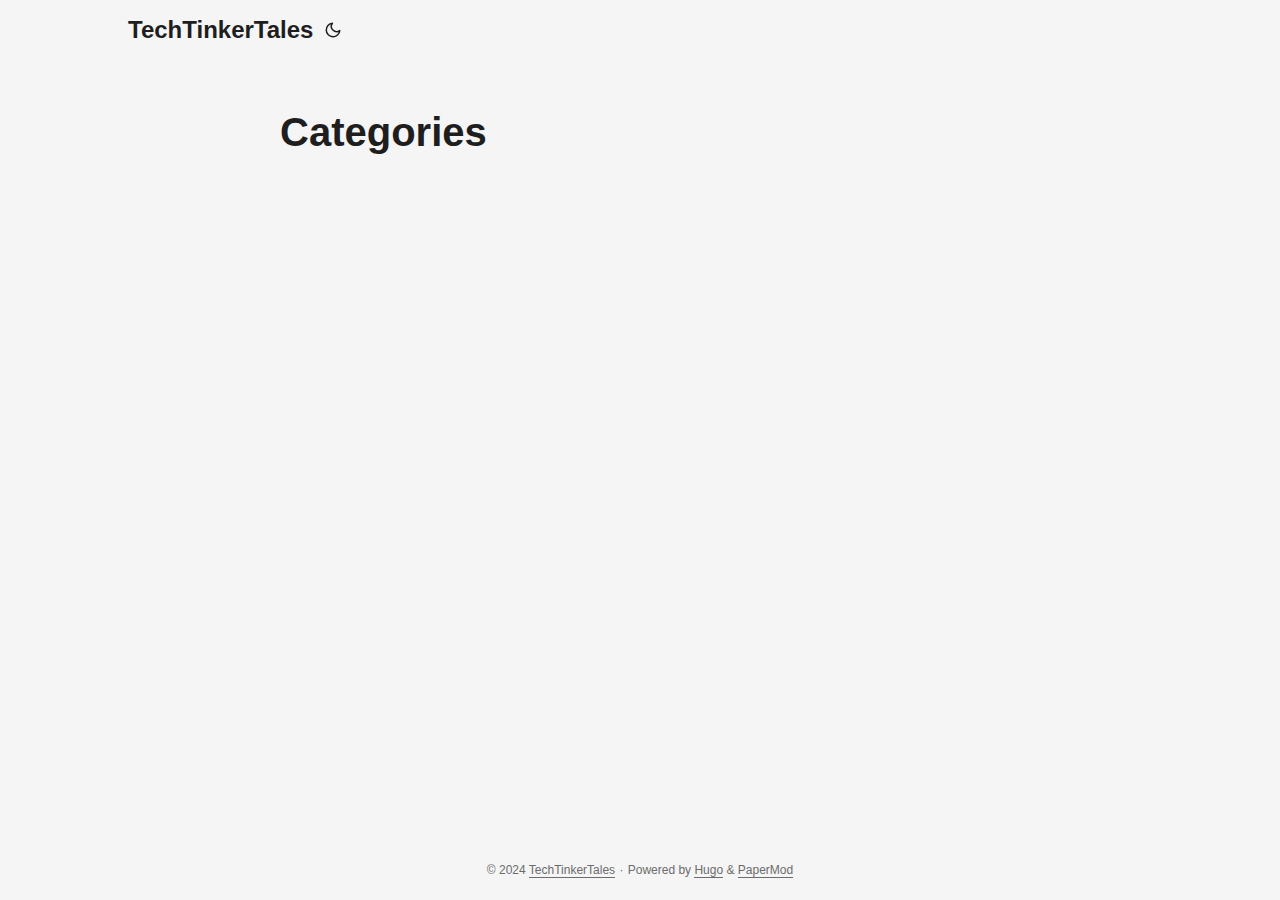
<file: categories/index.html>
<!DOCTYPE html>
<html lang="en" dir="auto">

<head><meta charset="utf-8">
<meta http-equiv="X-UA-Compatible" content="IE=edge">
<meta name="viewport" content="width=device-width, initial-scale=1, shrink-to-fit=no">
<meta name="robots" content="index, follow">
<title>Categories | TechTinkerTales</title>
<meta name="keywords" content="">
<meta name="description" content="My personal journey into tech, robotics, and AI.">
<meta name="author" content="Pranav">
<link rel="canonical" href="https://pranavvkumar21.github.io/categories/">
<link crossorigin="anonymous" href="/assets/css/stylesheet.fc220c15db4aef0318bbf30adc45d33d4d7c88deff3238b23eb255afdc472ca6.css" integrity="sha256-/CIMFdtK7wMYu/MK3EXTPU18iN7/MjiyPrJVr9xHLKY=" rel="preload stylesheet" as="style">
<link rel="icon" href="https://pranavvkumar21.github.io/favicon.ico">
<link rel="icon" type="image/png" sizes="16x16" href="https://pranavvkumar21.github.io/favicon-16x16.png">
<link rel="icon" type="image/png" sizes="32x32" href="https://pranavvkumar21.github.io/favicon-32x32.png">
<link rel="apple-touch-icon" href="https://pranavvkumar21.github.io/apple-touch-icon.png">
<link rel="mask-icon" href="https://pranavvkumar21.github.io/safari-pinned-tab.svg">
<meta name="theme-color" content="#2e2e33">
<meta name="msapplication-TileColor" content="#2e2e33">
<link rel="alternate" type="application/rss+xml" href="https://pranavvkumar21.github.io/categories/index.xml">
<link rel="alternate" hreflang="en" href="https://pranavvkumar21.github.io/categories/">
<noscript>
    <style>
        #theme-toggle,
        .top-link {
            display: none;
        }

    </style>
    <style>
        @media (prefers-color-scheme: dark) {
            :root {
                --theme: rgb(29, 30, 32);
                --entry: rgb(46, 46, 51);
                --primary: rgb(218, 218, 219);
                --secondary: rgb(155, 156, 157);
                --tertiary: rgb(65, 66, 68);
                --content: rgb(196, 196, 197);
                --code-block-bg: rgb(46, 46, 51);
                --code-bg: rgb(55, 56, 62);
                --border: rgb(51, 51, 51);
            }

            .list {
                background: var(--theme);
            }

            .list:not(.dark)::-webkit-scrollbar-track {
                background: 0 0;
            }

            .list:not(.dark)::-webkit-scrollbar-thumb {
                border-color: var(--theme);
            }
        }

    </style>
</noscript><meta property="og:title" content="Categories" />
<meta property="og:description" content="My personal journey into tech, robotics, and AI." />
<meta property="og:type" content="website" />
<meta property="og:url" content="https://pranavvkumar21.github.io/categories/" />

<meta name="twitter:card" content="summary"/>
<meta name="twitter:title" content="Categories"/>
<meta name="twitter:description" content="My personal journey into tech, robotics, and AI."/>
<meta name="twitter:site" content="@https://twitter.com/yourusername"/>

</head>

<body class="list" id="top">
<script>
    if (localStorage.getItem("pref-theme") === "dark") {
        document.body.classList.add('dark');
    } else if (localStorage.getItem("pref-theme") === "light") {
        document.body.classList.remove('dark')
    } else if (window.matchMedia('(prefers-color-scheme: dark)').matches) {
        document.body.classList.add('dark');
    }

</script>

<header class="header">
    <nav class="nav">
        <div class="logo">
            <a href="https://pranavvkumar21.github.io/" accesskey="h" title="TechTinkerTales (Alt + H)">TechTinkerTales</a>
            <div class="logo-switches">
                <button id="theme-toggle" accesskey="t" title="(Alt + T)">
                    <svg id="moon" xmlns="http://www.w3.org/2000/svg" width="24" height="18" viewBox="0 0 24 24"
                        fill="none" stroke="currentColor" stroke-width="2" stroke-linecap="round"
                        stroke-linejoin="round">
                        <path d="M21 12.79A9 9 0 1 1 11.21 3 7 7 0 0 0 21 12.79z"></path>
                    </svg>
                    <svg id="sun" xmlns="http://www.w3.org/2000/svg" width="24" height="18" viewBox="0 0 24 24"
                        fill="none" stroke="currentColor" stroke-width="2" stroke-linecap="round"
                        stroke-linejoin="round">
                        <circle cx="12" cy="12" r="5"></circle>
                        <line x1="12" y1="1" x2="12" y2="3"></line>
                        <line x1="12" y1="21" x2="12" y2="23"></line>
                        <line x1="4.22" y1="4.22" x2="5.64" y2="5.64"></line>
                        <line x1="18.36" y1="18.36" x2="19.78" y2="19.78"></line>
                        <line x1="1" y1="12" x2="3" y2="12"></line>
                        <line x1="21" y1="12" x2="23" y2="12"></line>
                        <line x1="4.22" y1="19.78" x2="5.64" y2="18.36"></line>
                        <line x1="18.36" y1="5.64" x2="19.78" y2="4.22"></line>
                    </svg>
                </button>
            </div>
        </div>
        <ul id="menu">
        </ul>
    </nav>
</header>
<main class="main">
<header class="page-header">
    <h1>Categories</h1>
</header>

<ul class="terms-tags">
</ul>
    </main>
    
<footer class="footer">
        <span>&copy; 2024 <a href="https://pranavvkumar21.github.io/">TechTinkerTales</a></span> · 

    <span>
        Powered by
        <a href="https://gohugo.io/" rel="noopener noreferrer" target="_blank">Hugo</a> &
        <a href="https://github.com/adityatelange/hugo-PaperMod/" rel="noopener" target="_blank">PaperMod</a>
    </span>
</footer>
<a href="#top" aria-label="go to top" title="Go to Top (Alt + G)" class="top-link" id="top-link" accesskey="g">
    <svg xmlns="http://www.w3.org/2000/svg" viewBox="0 0 12 6" fill="currentColor">
        <path d="M12 6H0l6-6z" />
    </svg>
</a>

<script>
    let menu = document.getElementById('menu')
    if (menu) {
        menu.scrollLeft = localStorage.getItem("menu-scroll-position");
        menu.onscroll = function () {
            localStorage.setItem("menu-scroll-position", menu.scrollLeft);
        }
    }

    document.querySelectorAll('a[href^="#"]').forEach(anchor => {
        anchor.addEventListener("click", function (e) {
            e.preventDefault();
            var id = this.getAttribute("href").substr(1);
            if (!window.matchMedia('(prefers-reduced-motion: reduce)').matches) {
                document.querySelector(`[id='${decodeURIComponent(id)}']`).scrollIntoView({
                    behavior: "smooth"
                });
            } else {
                document.querySelector(`[id='${decodeURIComponent(id)}']`).scrollIntoView();
            }
            if (id === "top") {
                history.replaceState(null, null, " ");
            } else {
                history.pushState(null, null, `#${id}`);
            }
        });
    });

</script>
<script>
    var mybutton = document.getElementById("top-link");
    window.onscroll = function () {
        if (document.body.scrollTop > 800 || document.documentElement.scrollTop > 800) {
            mybutton.style.visibility = "visible";
            mybutton.style.opacity = "1";
        } else {
            mybutton.style.visibility = "hidden";
            mybutton.style.opacity = "0";
        }
    };

</script>
<script>
    document.getElementById("theme-toggle").addEventListener("click", () => {
        if (document.body.className.includes("dark")) {
            document.body.classList.remove('dark');
            localStorage.setItem("pref-theme", 'light');
        } else {
            document.body.classList.add('dark');
            localStorage.setItem("pref-theme", 'dark');
        }
    })

</script>
</body>

</html>
</file>
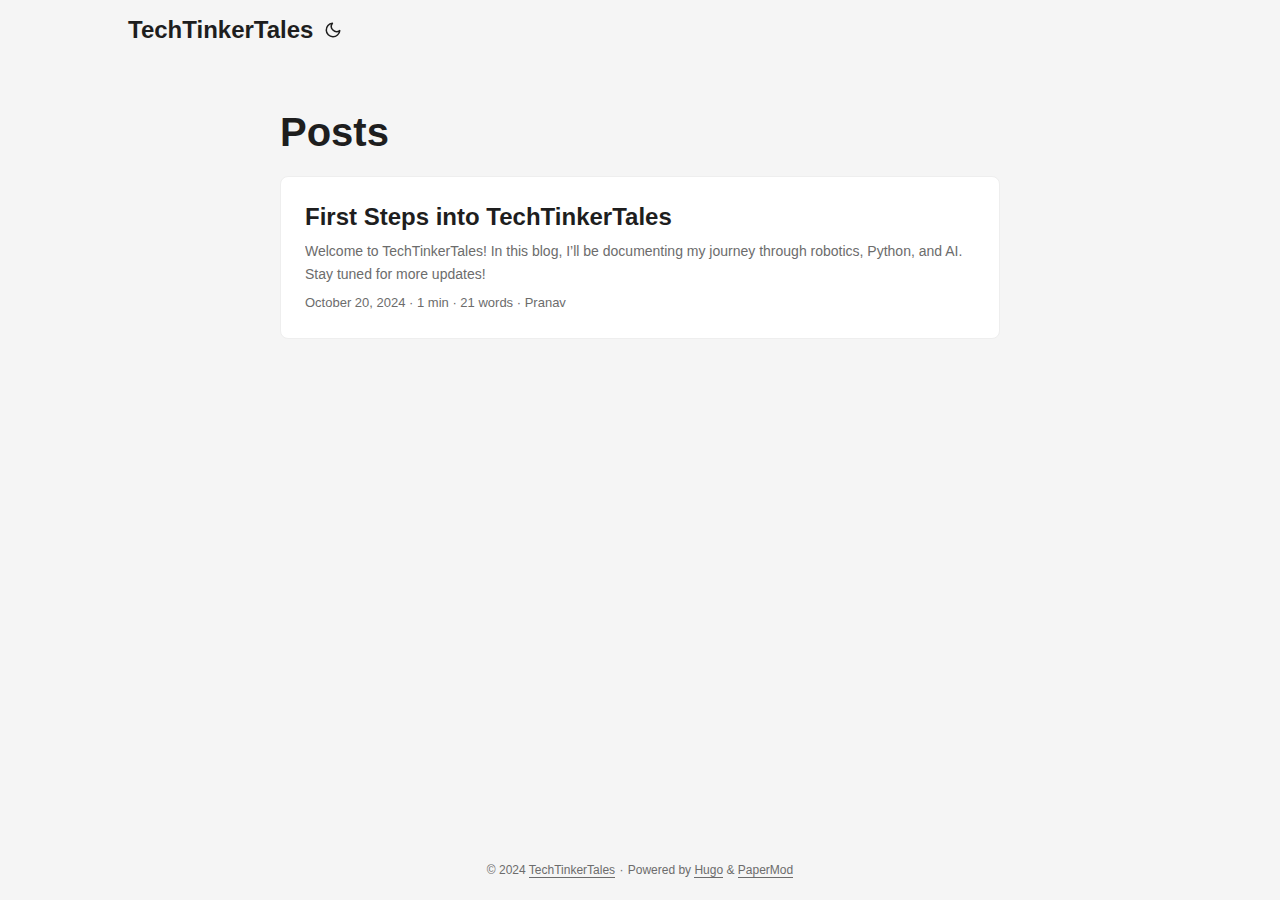
<file: posts/index.html>
<!DOCTYPE html>
<html lang="en" dir="auto">

<head><meta charset="utf-8">
<meta http-equiv="X-UA-Compatible" content="IE=edge">
<meta name="viewport" content="width=device-width, initial-scale=1, shrink-to-fit=no">
<meta name="robots" content="index, follow">
<title>Posts | TechTinkerTales</title>
<meta name="keywords" content="">
<meta name="description" content="Posts - TechTinkerTales">
<meta name="author" content="Pranav">
<link rel="canonical" href="https://pranavvkumar21.github.io/posts/">
<link crossorigin="anonymous" href="/assets/css/stylesheet.fc220c15db4aef0318bbf30adc45d33d4d7c88deff3238b23eb255afdc472ca6.css" integrity="sha256-/CIMFdtK7wMYu/MK3EXTPU18iN7/MjiyPrJVr9xHLKY=" rel="preload stylesheet" as="style">
<link rel="icon" href="https://pranavvkumar21.github.io/favicon.ico">
<link rel="icon" type="image/png" sizes="16x16" href="https://pranavvkumar21.github.io/favicon-16x16.png">
<link rel="icon" type="image/png" sizes="32x32" href="https://pranavvkumar21.github.io/favicon-32x32.png">
<link rel="apple-touch-icon" href="https://pranavvkumar21.github.io/apple-touch-icon.png">
<link rel="mask-icon" href="https://pranavvkumar21.github.io/safari-pinned-tab.svg">
<meta name="theme-color" content="#2e2e33">
<meta name="msapplication-TileColor" content="#2e2e33">
<link rel="alternate" type="application/rss+xml" href="https://pranavvkumar21.github.io/posts/index.xml">
<link rel="alternate" hreflang="en" href="https://pranavvkumar21.github.io/posts/">
<noscript>
    <style>
        #theme-toggle,
        .top-link {
            display: none;
        }

    </style>
    <style>
        @media (prefers-color-scheme: dark) {
            :root {
                --theme: rgb(29, 30, 32);
                --entry: rgb(46, 46, 51);
                --primary: rgb(218, 218, 219);
                --secondary: rgb(155, 156, 157);
                --tertiary: rgb(65, 66, 68);
                --content: rgb(196, 196, 197);
                --code-block-bg: rgb(46, 46, 51);
                --code-bg: rgb(55, 56, 62);
                --border: rgb(51, 51, 51);
            }

            .list {
                background: var(--theme);
            }

            .list:not(.dark)::-webkit-scrollbar-track {
                background: 0 0;
            }

            .list:not(.dark)::-webkit-scrollbar-thumb {
                border-color: var(--theme);
            }
        }

    </style>
</noscript><meta property="og:title" content="Posts" />
<meta property="og:description" content="My personal journey into tech, robotics, and AI." />
<meta property="og:type" content="website" />
<meta property="og:url" content="https://pranavvkumar21.github.io/posts/" />

<meta name="twitter:card" content="summary"/>
<meta name="twitter:title" content="Posts"/>
<meta name="twitter:description" content="My personal journey into tech, robotics, and AI."/>
<meta name="twitter:site" content="@https://twitter.com/yourusername"/>


<script type="application/ld+json">
{
  "@context": "https://schema.org",
  "@type": "BreadcrumbList",
  "itemListElement": [
    {
      "@type": "ListItem",
      "position":  1 ,
      "name": "Posts",
      "item": "https://pranavvkumar21.github.io/posts/"
    }
  ]
}
</script>
</head>

<body class="list" id="top">
<script>
    if (localStorage.getItem("pref-theme") === "dark") {
        document.body.classList.add('dark');
    } else if (localStorage.getItem("pref-theme") === "light") {
        document.body.classList.remove('dark')
    } else if (window.matchMedia('(prefers-color-scheme: dark)').matches) {
        document.body.classList.add('dark');
    }

</script>

<header class="header">
    <nav class="nav">
        <div class="logo">
            <a href="https://pranavvkumar21.github.io/" accesskey="h" title="TechTinkerTales (Alt + H)">TechTinkerTales</a>
            <div class="logo-switches">
                <button id="theme-toggle" accesskey="t" title="(Alt + T)">
                    <svg id="moon" xmlns="http://www.w3.org/2000/svg" width="24" height="18" viewBox="0 0 24 24"
                        fill="none" stroke="currentColor" stroke-width="2" stroke-linecap="round"
                        stroke-linejoin="round">
                        <path d="M21 12.79A9 9 0 1 1 11.21 3 7 7 0 0 0 21 12.79z"></path>
                    </svg>
                    <svg id="sun" xmlns="http://www.w3.org/2000/svg" width="24" height="18" viewBox="0 0 24 24"
                        fill="none" stroke="currentColor" stroke-width="2" stroke-linecap="round"
                        stroke-linejoin="round">
                        <circle cx="12" cy="12" r="5"></circle>
                        <line x1="12" y1="1" x2="12" y2="3"></line>
                        <line x1="12" y1="21" x2="12" y2="23"></line>
                        <line x1="4.22" y1="4.22" x2="5.64" y2="5.64"></line>
                        <line x1="18.36" y1="18.36" x2="19.78" y2="19.78"></line>
                        <line x1="1" y1="12" x2="3" y2="12"></line>
                        <line x1="21" y1="12" x2="23" y2="12"></line>
                        <line x1="4.22" y1="19.78" x2="5.64" y2="18.36"></line>
                        <line x1="18.36" y1="5.64" x2="19.78" y2="4.22"></line>
                    </svg>
                </button>
            </div>
        </div>
        <ul id="menu">
        </ul>
    </nav>
</header>
<main class="main"> 
<header class="page-header">
  <h1>
    Posts
  </h1>
</header>

<article class="post-entry"> 
  <header class="entry-header">
    <h2 class="entry-hint-parent">First Steps into TechTinkerTales
    </h2>
  </header>
  <div class="entry-content">
    <p>Welcome to TechTinkerTales! In this blog, I’ll be documenting my journey through robotics, Python, and AI. Stay tuned for more updates!
</p>
  </div>
  <footer class="entry-footer"><span title='2024-10-20 12:00:00 +0000 UTC'>October 20, 2024</span>&nbsp;·&nbsp;1 min&nbsp;·&nbsp;21 words&nbsp;·&nbsp;Pranav</footer>
  <a class="entry-link" aria-label="post link to First Steps into TechTinkerTales" href="https://pranavvkumar21.github.io/posts/first-post/"></a>
</article>
    </main>
    
<footer class="footer">
        <span>&copy; 2024 <a href="https://pranavvkumar21.github.io/">TechTinkerTales</a></span> · 

    <span>
        Powered by
        <a href="https://gohugo.io/" rel="noopener noreferrer" target="_blank">Hugo</a> &
        <a href="https://github.com/adityatelange/hugo-PaperMod/" rel="noopener" target="_blank">PaperMod</a>
    </span>
</footer>
<a href="#top" aria-label="go to top" title="Go to Top (Alt + G)" class="top-link" id="top-link" accesskey="g">
    <svg xmlns="http://www.w3.org/2000/svg" viewBox="0 0 12 6" fill="currentColor">
        <path d="M12 6H0l6-6z" />
    </svg>
</a>

<script>
    let menu = document.getElementById('menu')
    if (menu) {
        menu.scrollLeft = localStorage.getItem("menu-scroll-position");
        menu.onscroll = function () {
            localStorage.setItem("menu-scroll-position", menu.scrollLeft);
        }
    }

    document.querySelectorAll('a[href^="#"]').forEach(anchor => {
        anchor.addEventListener("click", function (e) {
            e.preventDefault();
            var id = this.getAttribute("href").substr(1);
            if (!window.matchMedia('(prefers-reduced-motion: reduce)').matches) {
                document.querySelector(`[id='${decodeURIComponent(id)}']`).scrollIntoView({
                    behavior: "smooth"
                });
            } else {
                document.querySelector(`[id='${decodeURIComponent(id)}']`).scrollIntoView();
            }
            if (id === "top") {
                history.replaceState(null, null, " ");
            } else {
                history.pushState(null, null, `#${id}`);
            }
        });
    });

</script>
<script>
    var mybutton = document.getElementById("top-link");
    window.onscroll = function () {
        if (document.body.scrollTop > 800 || document.documentElement.scrollTop > 800) {
            mybutton.style.visibility = "visible";
            mybutton.style.opacity = "1";
        } else {
            mybutton.style.visibility = "hidden";
            mybutton.style.opacity = "0";
        }
    };

</script>
<script>
    document.getElementById("theme-toggle").addEventListener("click", () => {
        if (document.body.className.includes("dark")) {
            document.body.classList.remove('dark');
            localStorage.setItem("pref-theme", 'light');
        } else {
            document.body.classList.add('dark');
            localStorage.setItem("pref-theme", 'dark');
        }
    })

</script>
</body>

</html>
</file>
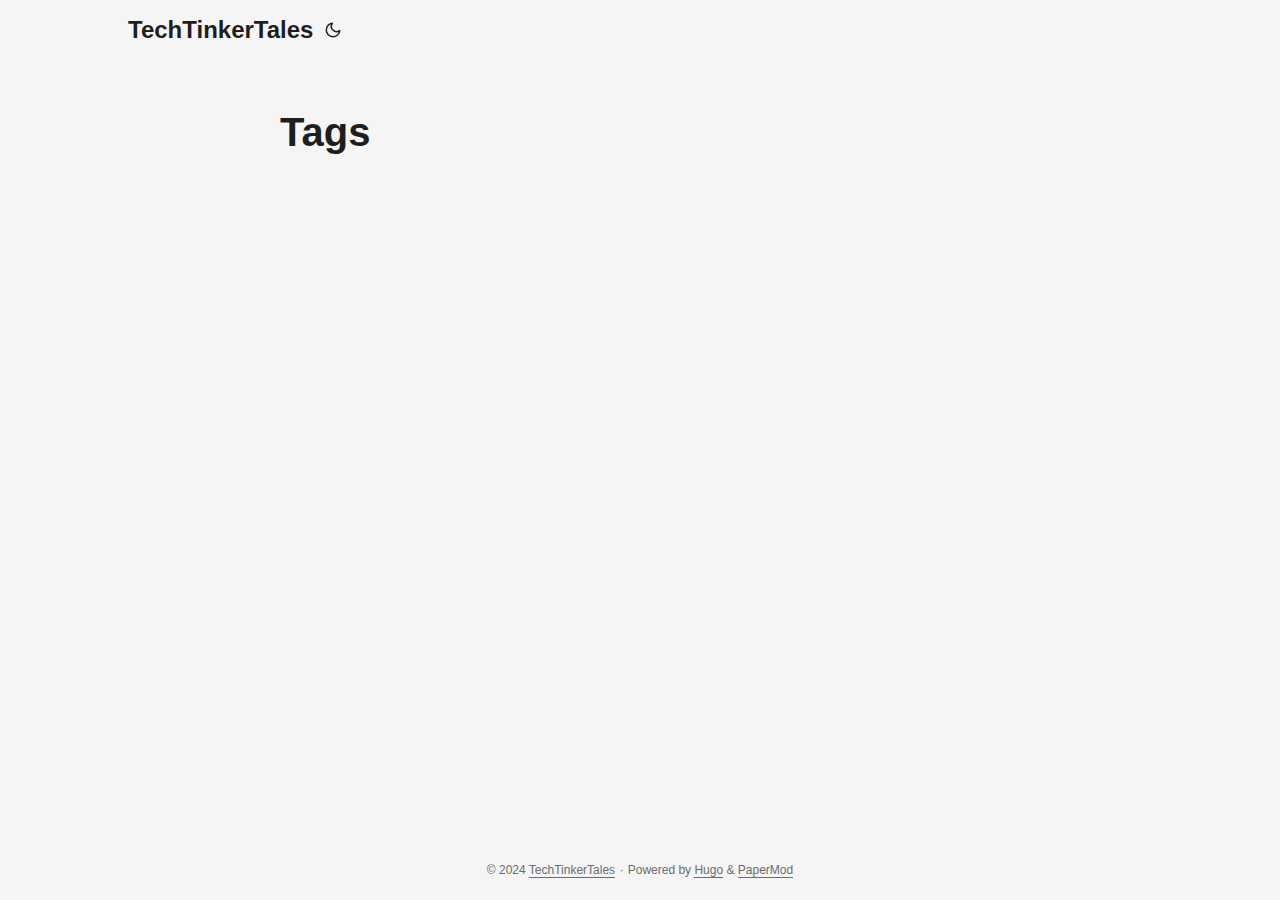
<file: tags/index.html>
<!DOCTYPE html>
<html lang="en" dir="auto">

<head><meta charset="utf-8">
<meta http-equiv="X-UA-Compatible" content="IE=edge">
<meta name="viewport" content="width=device-width, initial-scale=1, shrink-to-fit=no">
<meta name="robots" content="index, follow">
<title>Tags | TechTinkerTales</title>
<meta name="keywords" content="">
<meta name="description" content="My personal journey into tech, robotics, and AI.">
<meta name="author" content="Pranav">
<link rel="canonical" href="https://pranavvkumar21.github.io/tags/">
<link crossorigin="anonymous" href="/assets/css/stylesheet.fc220c15db4aef0318bbf30adc45d33d4d7c88deff3238b23eb255afdc472ca6.css" integrity="sha256-/CIMFdtK7wMYu/MK3EXTPU18iN7/MjiyPrJVr9xHLKY=" rel="preload stylesheet" as="style">
<link rel="icon" href="https://pranavvkumar21.github.io/favicon.ico">
<link rel="icon" type="image/png" sizes="16x16" href="https://pranavvkumar21.github.io/favicon-16x16.png">
<link rel="icon" type="image/png" sizes="32x32" href="https://pranavvkumar21.github.io/favicon-32x32.png">
<link rel="apple-touch-icon" href="https://pranavvkumar21.github.io/apple-touch-icon.png">
<link rel="mask-icon" href="https://pranavvkumar21.github.io/safari-pinned-tab.svg">
<meta name="theme-color" content="#2e2e33">
<meta name="msapplication-TileColor" content="#2e2e33">
<link rel="alternate" type="application/rss+xml" href="https://pranavvkumar21.github.io/tags/index.xml">
<link rel="alternate" hreflang="en" href="https://pranavvkumar21.github.io/tags/">
<noscript>
    <style>
        #theme-toggle,
        .top-link {
            display: none;
        }

    </style>
    <style>
        @media (prefers-color-scheme: dark) {
            :root {
                --theme: rgb(29, 30, 32);
                --entry: rgb(46, 46, 51);
                --primary: rgb(218, 218, 219);
                --secondary: rgb(155, 156, 157);
                --tertiary: rgb(65, 66, 68);
                --content: rgb(196, 196, 197);
                --code-block-bg: rgb(46, 46, 51);
                --code-bg: rgb(55, 56, 62);
                --border: rgb(51, 51, 51);
            }

            .list {
                background: var(--theme);
            }

            .list:not(.dark)::-webkit-scrollbar-track {
                background: 0 0;
            }

            .list:not(.dark)::-webkit-scrollbar-thumb {
                border-color: var(--theme);
            }
        }

    </style>
</noscript><meta property="og:title" content="Tags" />
<meta property="og:description" content="My personal journey into tech, robotics, and AI." />
<meta property="og:type" content="website" />
<meta property="og:url" content="https://pranavvkumar21.github.io/tags/" />

<meta name="twitter:card" content="summary"/>
<meta name="twitter:title" content="Tags"/>
<meta name="twitter:description" content="My personal journey into tech, robotics, and AI."/>
<meta name="twitter:site" content="@https://twitter.com/yourusername"/>

</head>

<body class="list" id="top">
<script>
    if (localStorage.getItem("pref-theme") === "dark") {
        document.body.classList.add('dark');
    } else if (localStorage.getItem("pref-theme") === "light") {
        document.body.classList.remove('dark')
    } else if (window.matchMedia('(prefers-color-scheme: dark)').matches) {
        document.body.classList.add('dark');
    }

</script>

<header class="header">
    <nav class="nav">
        <div class="logo">
            <a href="https://pranavvkumar21.github.io/" accesskey="h" title="TechTinkerTales (Alt + H)">TechTinkerTales</a>
            <div class="logo-switches">
                <button id="theme-toggle" accesskey="t" title="(Alt + T)">
                    <svg id="moon" xmlns="http://www.w3.org/2000/svg" width="24" height="18" viewBox="0 0 24 24"
                        fill="none" stroke="currentColor" stroke-width="2" stroke-linecap="round"
                        stroke-linejoin="round">
                        <path d="M21 12.79A9 9 0 1 1 11.21 3 7 7 0 0 0 21 12.79z"></path>
                    </svg>
                    <svg id="sun" xmlns="http://www.w3.org/2000/svg" width="24" height="18" viewBox="0 0 24 24"
                        fill="none" stroke="currentColor" stroke-width="2" stroke-linecap="round"
                        stroke-linejoin="round">
                        <circle cx="12" cy="12" r="5"></circle>
                        <line x1="12" y1="1" x2="12" y2="3"></line>
                        <line x1="12" y1="21" x2="12" y2="23"></line>
                        <line x1="4.22" y1="4.22" x2="5.64" y2="5.64"></line>
                        <line x1="18.36" y1="18.36" x2="19.78" y2="19.78"></line>
                        <line x1="1" y1="12" x2="3" y2="12"></line>
                        <line x1="21" y1="12" x2="23" y2="12"></line>
                        <line x1="4.22" y1="19.78" x2="5.64" y2="18.36"></line>
                        <line x1="18.36" y1="5.64" x2="19.78" y2="4.22"></line>
                    </svg>
                </button>
            </div>
        </div>
        <ul id="menu">
        </ul>
    </nav>
</header>
<main class="main">
<header class="page-header">
    <h1>Tags</h1>
</header>

<ul class="terms-tags">
</ul>
    </main>
    
<footer class="footer">
        <span>&copy; 2024 <a href="https://pranavvkumar21.github.io/">TechTinkerTales</a></span> · 

    <span>
        Powered by
        <a href="https://gohugo.io/" rel="noopener noreferrer" target="_blank">Hugo</a> &
        <a href="https://github.com/adityatelange/hugo-PaperMod/" rel="noopener" target="_blank">PaperMod</a>
    </span>
</footer>
<a href="#top" aria-label="go to top" title="Go to Top (Alt + G)" class="top-link" id="top-link" accesskey="g">
    <svg xmlns="http://www.w3.org/2000/svg" viewBox="0 0 12 6" fill="currentColor">
        <path d="M12 6H0l6-6z" />
    </svg>
</a>

<script>
    let menu = document.getElementById('menu')
    if (menu) {
        menu.scrollLeft = localStorage.getItem("menu-scroll-position");
        menu.onscroll = function () {
            localStorage.setItem("menu-scroll-position", menu.scrollLeft);
        }
    }

    document.querySelectorAll('a[href^="#"]').forEach(anchor => {
        anchor.addEventListener("click", function (e) {
            e.preventDefault();
            var id = this.getAttribute("href").substr(1);
            if (!window.matchMedia('(prefers-reduced-motion: reduce)').matches) {
                document.querySelector(`[id='${decodeURIComponent(id)}']`).scrollIntoView({
                    behavior: "smooth"
                });
            } else {
                document.querySelector(`[id='${decodeURIComponent(id)}']`).scrollIntoView();
            }
            if (id === "top") {
                history.replaceState(null, null, " ");
            } else {
                history.pushState(null, null, `#${id}`);
            }
        });
    });

</script>
<script>
    var mybutton = document.getElementById("top-link");
    window.onscroll = function () {
        if (document.body.scrollTop > 800 || document.documentElement.scrollTop > 800) {
            mybutton.style.visibility = "visible";
            mybutton.style.opacity = "1";
        } else {
            mybutton.style.visibility = "hidden";
            mybutton.style.opacity = "0";
        }
    };

</script>
<script>
    document.getElementById("theme-toggle").addEventListener("click", () => {
        if (document.body.className.includes("dark")) {
            document.body.classList.remove('dark');
            localStorage.setItem("pref-theme", 'light');
        } else {
            document.body.classList.add('dark');
            localStorage.setItem("pref-theme", 'dark');
        }
    })

</script>
</body>

</html>
</file>
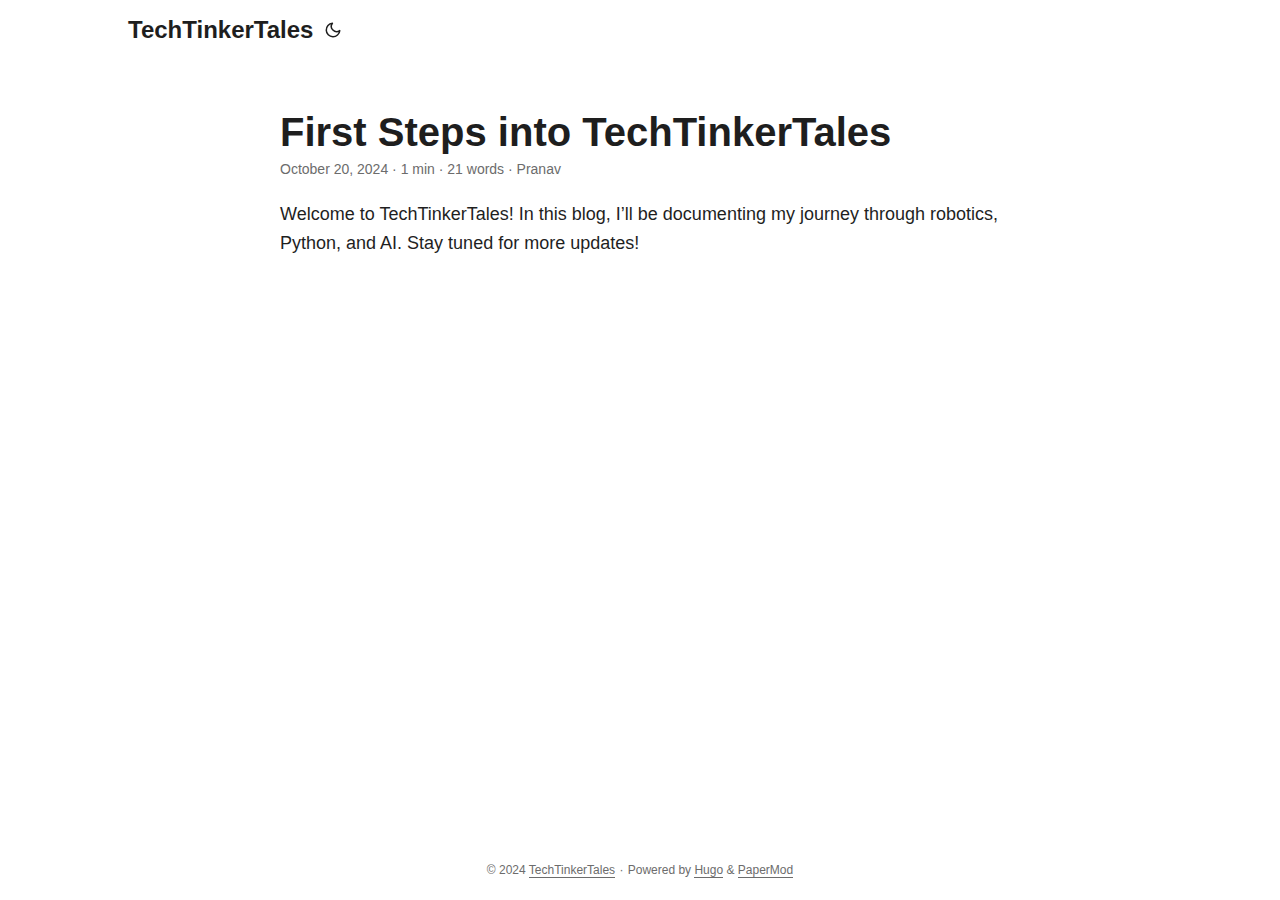
<file: posts/first-post/index.html>
<!DOCTYPE html>
<html lang="en" dir="auto">

<head><meta charset="utf-8">
<meta http-equiv="X-UA-Compatible" content="IE=edge">
<meta name="viewport" content="width=device-width, initial-scale=1, shrink-to-fit=no">
<meta name="robots" content="index, follow">
<title>First Steps into TechTinkerTales | TechTinkerTales</title>
<meta name="keywords" content="">
<meta name="description" content="Welcome to TechTinkerTales! In this blog, I’ll be documenting my journey through robotics, Python, and AI. Stay tuned for more updates!">
<meta name="author" content="Pranav">
<link rel="canonical" href="https://pranavvkumar21.github.io/posts/first-post/">
<link crossorigin="anonymous" href="/assets/css/stylesheet.fc220c15db4aef0318bbf30adc45d33d4d7c88deff3238b23eb255afdc472ca6.css" integrity="sha256-/CIMFdtK7wMYu/MK3EXTPU18iN7/MjiyPrJVr9xHLKY=" rel="preload stylesheet" as="style">
<link rel="icon" href="https://pranavvkumar21.github.io/favicon.ico">
<link rel="icon" type="image/png" sizes="16x16" href="https://pranavvkumar21.github.io/favicon-16x16.png">
<link rel="icon" type="image/png" sizes="32x32" href="https://pranavvkumar21.github.io/favicon-32x32.png">
<link rel="apple-touch-icon" href="https://pranavvkumar21.github.io/apple-touch-icon.png">
<link rel="mask-icon" href="https://pranavvkumar21.github.io/safari-pinned-tab.svg">
<meta name="theme-color" content="#2e2e33">
<meta name="msapplication-TileColor" content="#2e2e33">
<link rel="alternate" hreflang="en" href="https://pranavvkumar21.github.io/posts/first-post/">
<noscript>
    <style>
        #theme-toggle,
        .top-link {
            display: none;
        }

    </style>
    <style>
        @media (prefers-color-scheme: dark) {
            :root {
                --theme: rgb(29, 30, 32);
                --entry: rgb(46, 46, 51);
                --primary: rgb(218, 218, 219);
                --secondary: rgb(155, 156, 157);
                --tertiary: rgb(65, 66, 68);
                --content: rgb(196, 196, 197);
                --code-block-bg: rgb(46, 46, 51);
                --code-bg: rgb(55, 56, 62);
                --border: rgb(51, 51, 51);
            }

            .list {
                background: var(--theme);
            }

            .list:not(.dark)::-webkit-scrollbar-track {
                background: 0 0;
            }

            .list:not(.dark)::-webkit-scrollbar-thumb {
                border-color: var(--theme);
            }
        }

    </style>
</noscript><meta property="og:title" content="First Steps into TechTinkerTales" />
<meta property="og:description" content="Welcome to TechTinkerTales! In this blog, I’ll be documenting my journey through robotics, Python, and AI. Stay tuned for more updates!" />
<meta property="og:type" content="article" />
<meta property="og:url" content="https://pranavvkumar21.github.io/posts/first-post/" /><meta property="article:section" content="posts" />
<meta property="article:published_time" content="2024-10-20T12:00:00+00:00" />
<meta property="article:modified_time" content="2024-10-20T12:00:00+00:00" />

<meta name="twitter:card" content="summary"/>
<meta name="twitter:title" content="First Steps into TechTinkerTales"/>
<meta name="twitter:description" content="Welcome to TechTinkerTales! In this blog, I’ll be documenting my journey through robotics, Python, and AI. Stay tuned for more updates!"/>
<meta name="twitter:site" content="@https://twitter.com/yourusername"/>


<script type="application/ld+json">
{
  "@context": "https://schema.org",
  "@type": "BreadcrumbList",
  "itemListElement": [
    {
      "@type": "ListItem",
      "position":  1 ,
      "name": "Posts",
      "item": "https://pranavvkumar21.github.io/posts/"
    }, 
    {
      "@type": "ListItem",
      "position":  2 ,
      "name": "First Steps into TechTinkerTales",
      "item": "https://pranavvkumar21.github.io/posts/first-post/"
    }
  ]
}
</script>
<script type="application/ld+json">
{
  "@context": "https://schema.org",
  "@type": "BlogPosting",
  "headline": "First Steps into TechTinkerTales",
  "name": "First Steps into TechTinkerTales",
  "description": "Welcome to TechTinkerTales! In this blog, I’ll be documenting my journey through robotics, Python, and AI. Stay tuned for more updates!\n",
  "keywords": [
    
  ],
  "articleBody": "Welcome to TechTinkerTales! In this blog, I’ll be documenting my journey through robotics, Python, and AI. Stay tuned for more updates!\n",
  "wordCount" : "21",
  "inLanguage": "en",
  "datePublished": "2024-10-20T12:00:00Z",
  "dateModified": "2024-10-20T12:00:00Z",
  "author":{
    "@type": "Person",
    "name": "Pranav"
  },
  "mainEntityOfPage": {
    "@type": "WebPage",
    "@id": "https://pranavvkumar21.github.io/posts/first-post/"
  },
  "publisher": {
    "@type": "Organization",
    "name": "TechTinkerTales",
    "logo": {
      "@type": "ImageObject",
      "url": "https://pranavvkumar21.github.io/favicon.ico"
    }
  }
}
</script>
</head>

<body class="" id="top">
<script>
    if (localStorage.getItem("pref-theme") === "dark") {
        document.body.classList.add('dark');
    } else if (localStorage.getItem("pref-theme") === "light") {
        document.body.classList.remove('dark')
    } else if (window.matchMedia('(prefers-color-scheme: dark)').matches) {
        document.body.classList.add('dark');
    }

</script>

<header class="header">
    <nav class="nav">
        <div class="logo">
            <a href="https://pranavvkumar21.github.io/" accesskey="h" title="TechTinkerTales (Alt + H)">TechTinkerTales</a>
            <div class="logo-switches">
                <button id="theme-toggle" accesskey="t" title="(Alt + T)">
                    <svg id="moon" xmlns="http://www.w3.org/2000/svg" width="24" height="18" viewBox="0 0 24 24"
                        fill="none" stroke="currentColor" stroke-width="2" stroke-linecap="round"
                        stroke-linejoin="round">
                        <path d="M21 12.79A9 9 0 1 1 11.21 3 7 7 0 0 0 21 12.79z"></path>
                    </svg>
                    <svg id="sun" xmlns="http://www.w3.org/2000/svg" width="24" height="18" viewBox="0 0 24 24"
                        fill="none" stroke="currentColor" stroke-width="2" stroke-linecap="round"
                        stroke-linejoin="round">
                        <circle cx="12" cy="12" r="5"></circle>
                        <line x1="12" y1="1" x2="12" y2="3"></line>
                        <line x1="12" y1="21" x2="12" y2="23"></line>
                        <line x1="4.22" y1="4.22" x2="5.64" y2="5.64"></line>
                        <line x1="18.36" y1="18.36" x2="19.78" y2="19.78"></line>
                        <line x1="1" y1="12" x2="3" y2="12"></line>
                        <line x1="21" y1="12" x2="23" y2="12"></line>
                        <line x1="4.22" y1="19.78" x2="5.64" y2="18.36"></line>
                        <line x1="18.36" y1="5.64" x2="19.78" y2="4.22"></line>
                    </svg>
                </button>
            </div>
        </div>
        <ul id="menu">
        </ul>
    </nav>
</header>
<main class="main">

<article class="post-single">
  <header class="post-header">
    
    <h1 class="post-title entry-hint-parent">
      First Steps into TechTinkerTales
    </h1>
    <div class="post-meta"><span title='2024-10-20 12:00:00 +0000 UTC'>October 20, 2024</span>&nbsp;·&nbsp;1 min&nbsp;·&nbsp;21 words&nbsp;·&nbsp;Pranav

</div>
  </header> 

  <div class="post-content"><p>Welcome to TechTinkerTales! In this blog, I’ll be documenting my journey through robotics, Python, and AI. Stay tuned for more updates!</p>


  </div>

  <footer class="post-footer">
    <ul class="post-tags">
    </ul>
  </footer>
</article>
    </main>
    
<footer class="footer">
        <span>&copy; 2024 <a href="https://pranavvkumar21.github.io/">TechTinkerTales</a></span> · 

    <span>
        Powered by
        <a href="https://gohugo.io/" rel="noopener noreferrer" target="_blank">Hugo</a> &
        <a href="https://github.com/adityatelange/hugo-PaperMod/" rel="noopener" target="_blank">PaperMod</a>
    </span>
</footer>
<a href="#top" aria-label="go to top" title="Go to Top (Alt + G)" class="top-link" id="top-link" accesskey="g">
    <svg xmlns="http://www.w3.org/2000/svg" viewBox="0 0 12 6" fill="currentColor">
        <path d="M12 6H0l6-6z" />
    </svg>
</a>

<script>
    let menu = document.getElementById('menu')
    if (menu) {
        menu.scrollLeft = localStorage.getItem("menu-scroll-position");
        menu.onscroll = function () {
            localStorage.setItem("menu-scroll-position", menu.scrollLeft);
        }
    }

    document.querySelectorAll('a[href^="#"]').forEach(anchor => {
        anchor.addEventListener("click", function (e) {
            e.preventDefault();
            var id = this.getAttribute("href").substr(1);
            if (!window.matchMedia('(prefers-reduced-motion: reduce)').matches) {
                document.querySelector(`[id='${decodeURIComponent(id)}']`).scrollIntoView({
                    behavior: "smooth"
                });
            } else {
                document.querySelector(`[id='${decodeURIComponent(id)}']`).scrollIntoView();
            }
            if (id === "top") {
                history.replaceState(null, null, " ");
            } else {
                history.pushState(null, null, `#${id}`);
            }
        });
    });

</script>
<script>
    var mybutton = document.getElementById("top-link");
    window.onscroll = function () {
        if (document.body.scrollTop > 800 || document.documentElement.scrollTop > 800) {
            mybutton.style.visibility = "visible";
            mybutton.style.opacity = "1";
        } else {
            mybutton.style.visibility = "hidden";
            mybutton.style.opacity = "0";
        }
    };

</script>
<script>
    document.getElementById("theme-toggle").addEventListener("click", () => {
        if (document.body.className.includes("dark")) {
            document.body.classList.remove('dark');
            localStorage.setItem("pref-theme", 'light');
        } else {
            document.body.classList.add('dark');
            localStorage.setItem("pref-theme", 'dark');
        }
    })

</script>
</body>

</html>
</file>
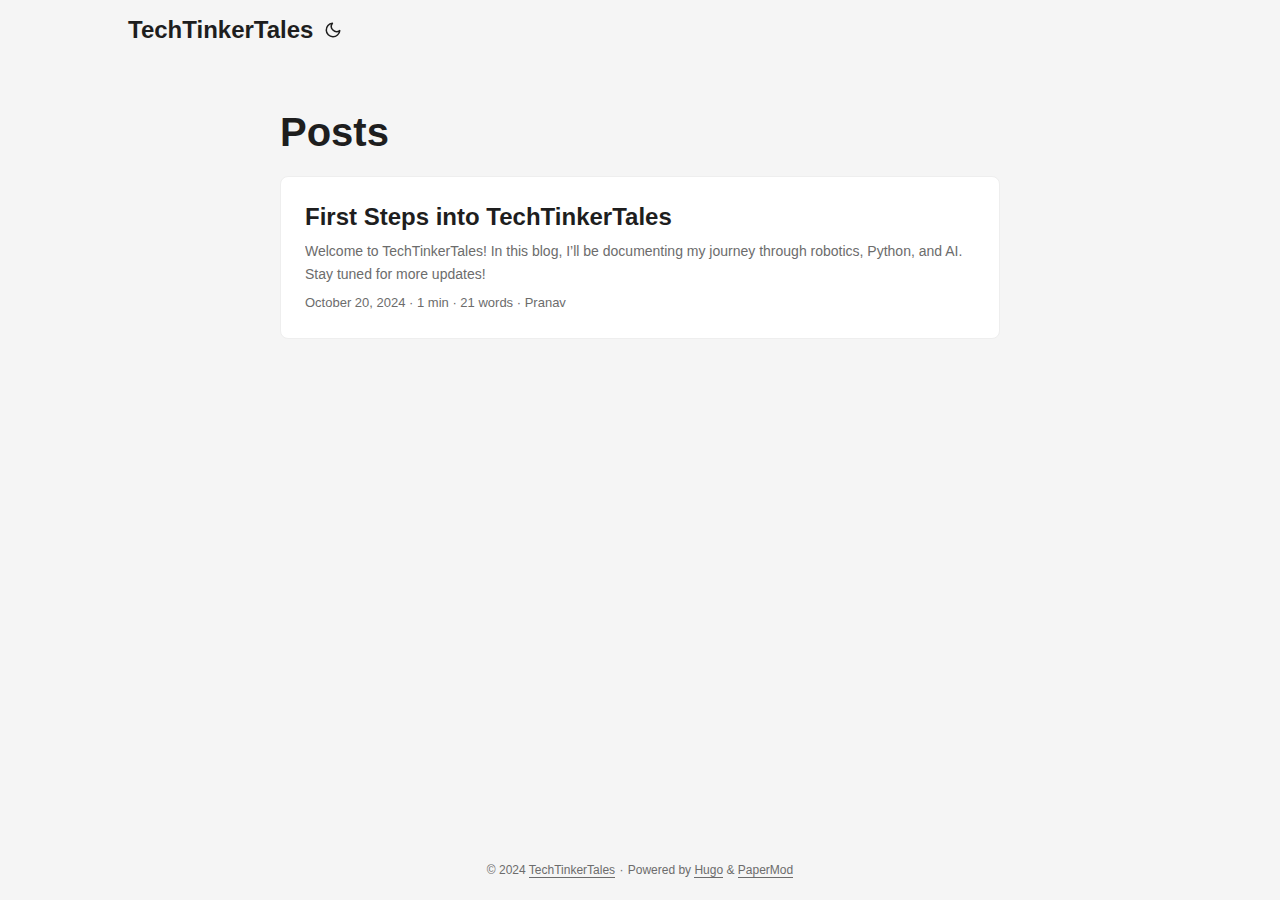
<file: posts/page/1/index.html>
<!DOCTYPE html>
<html lang="en-us">
  <head>
    <title>https://pranavvkumar21.github.io/posts/</title>
    <link rel="canonical" href="https://pranavvkumar21.github.io/posts/">
    <meta name="robots" content="noindex">
    <meta charset="utf-8">
    <meta http-equiv="refresh" content="0; url=https://pranavvkumar21.github.io/posts/">
  </head>
</html>
</file>
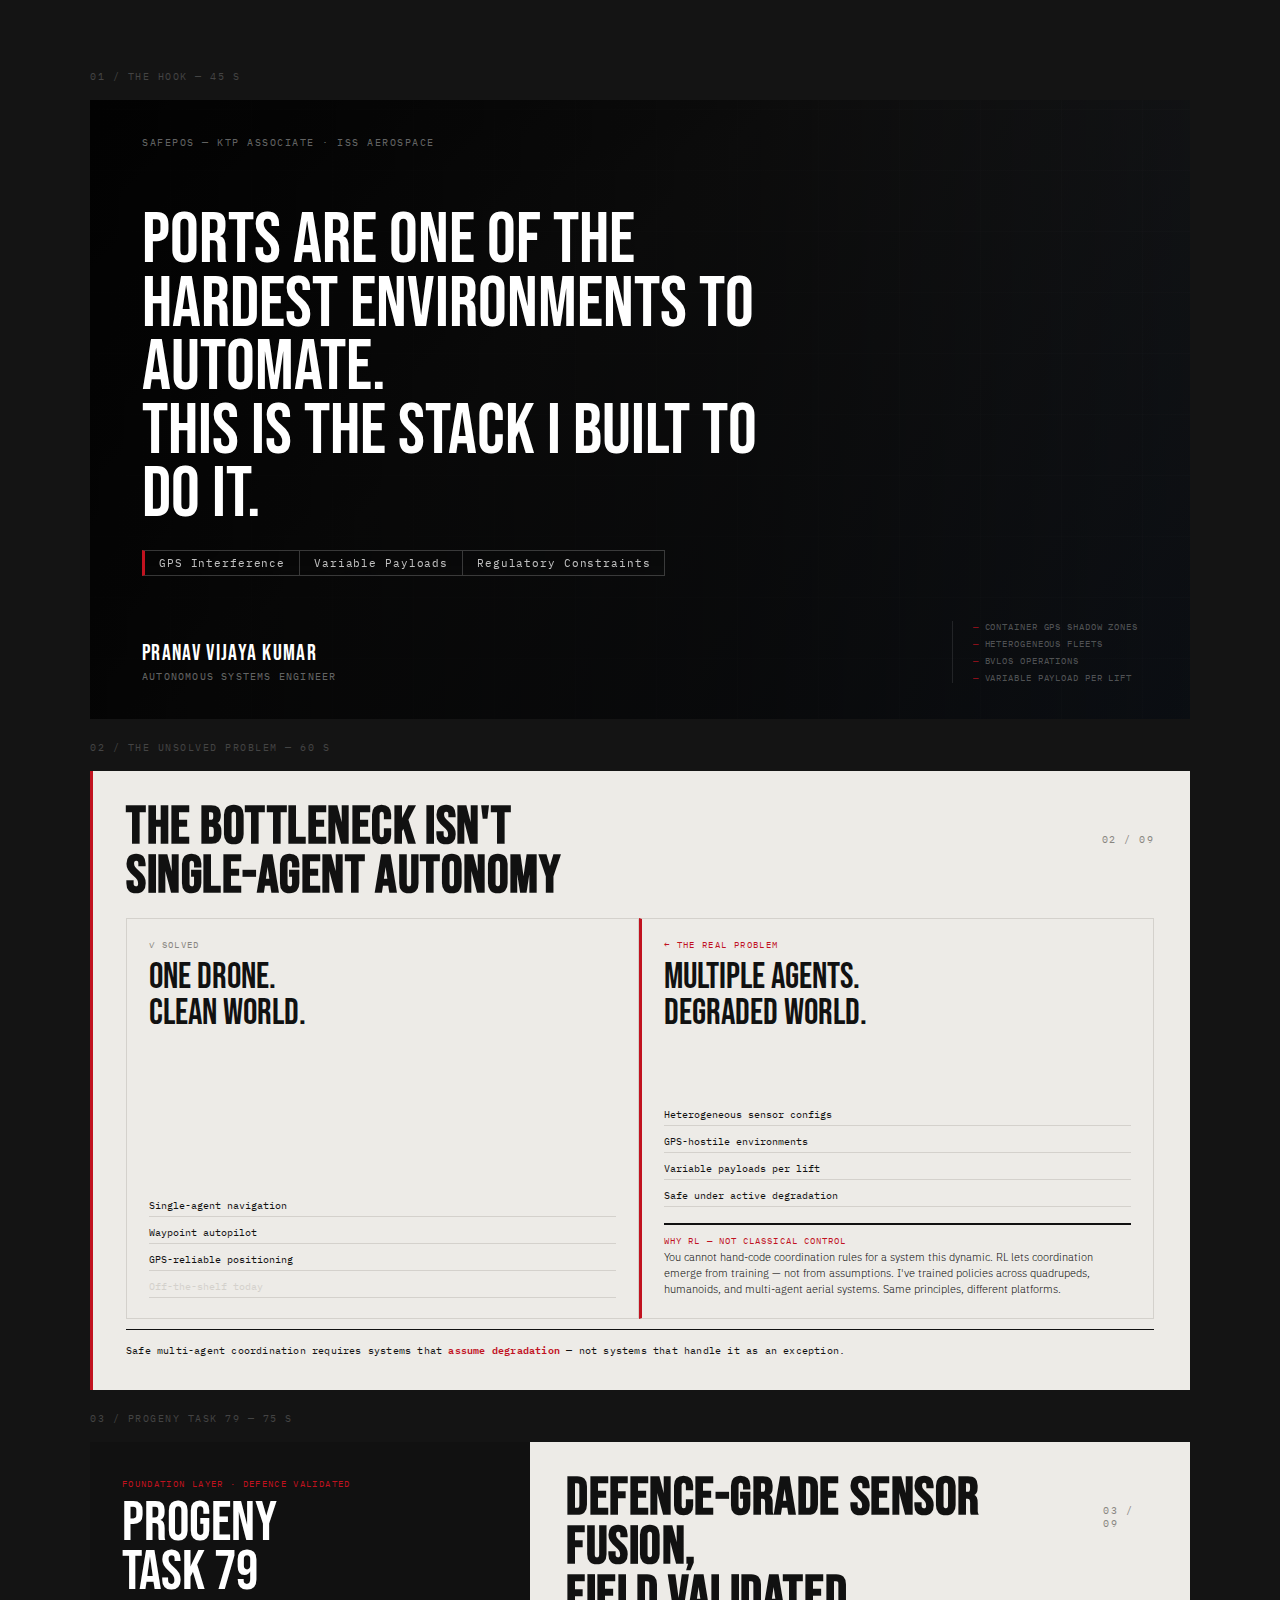
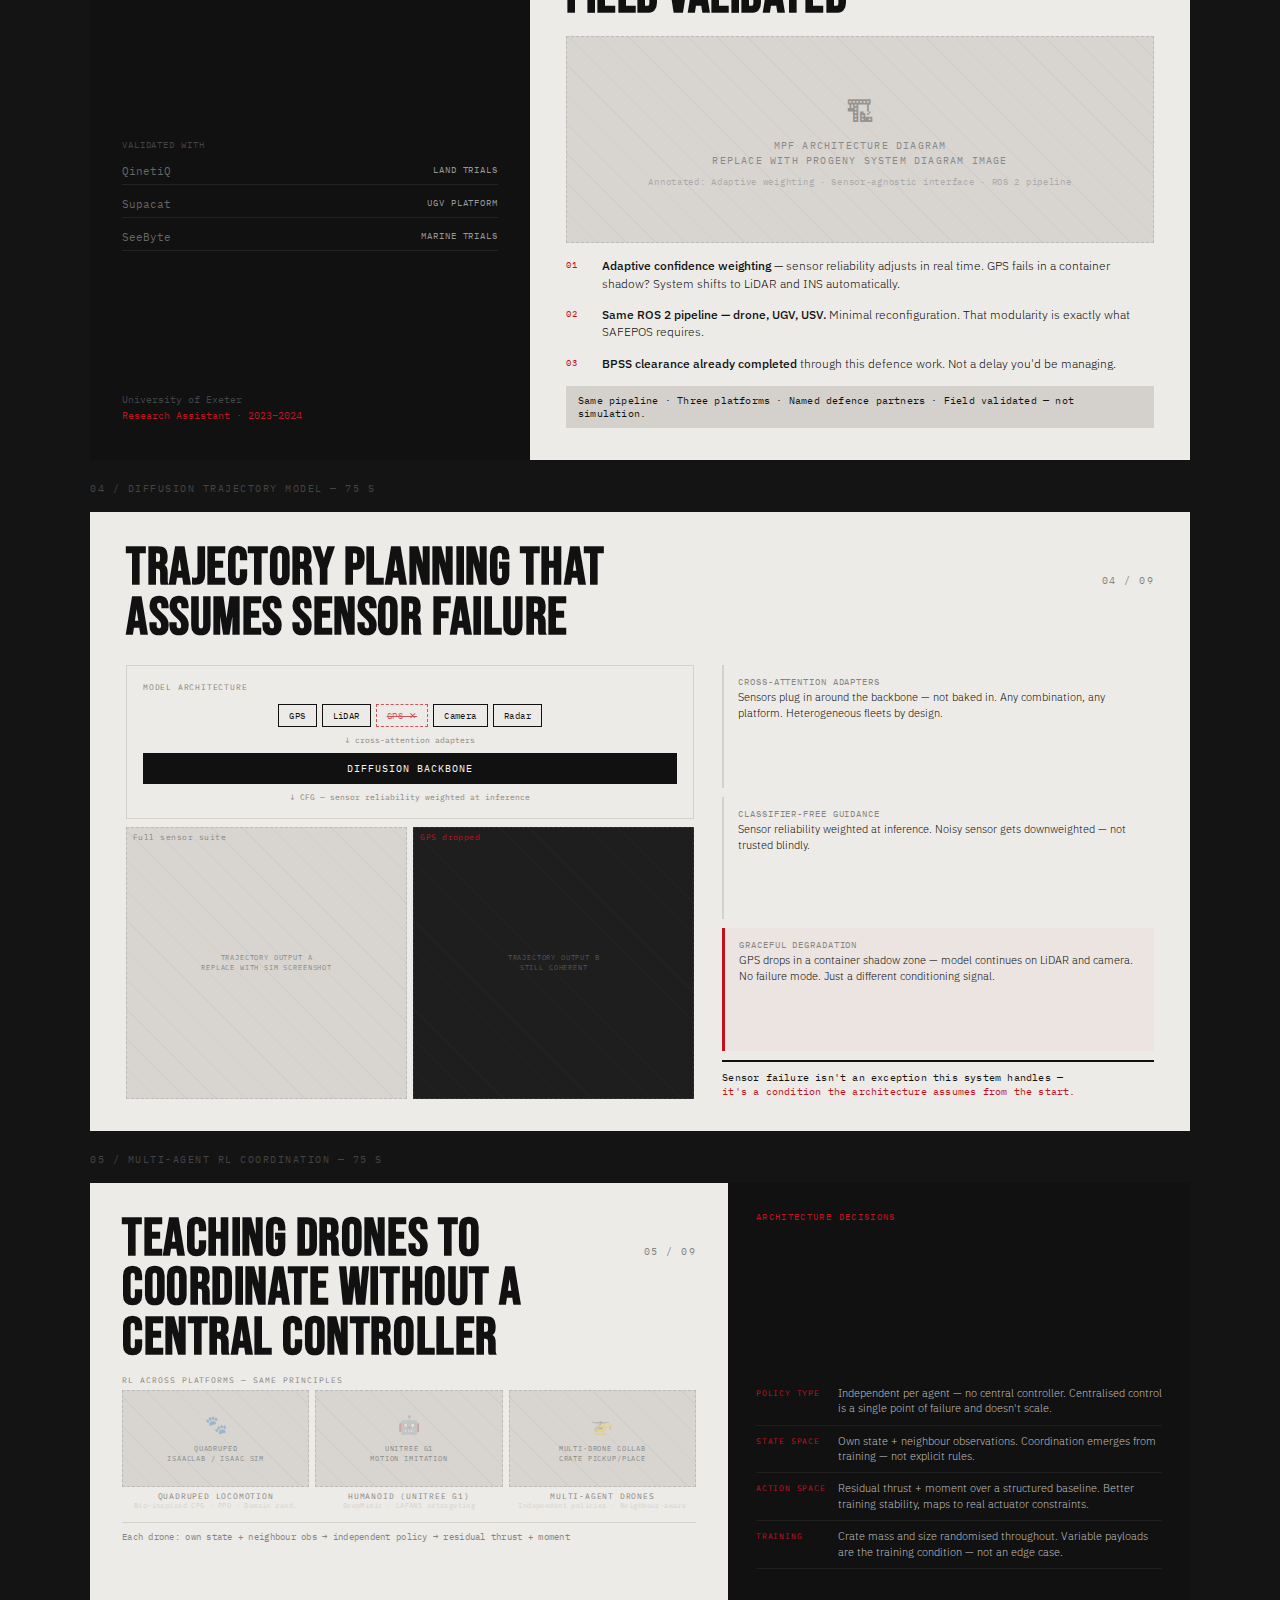
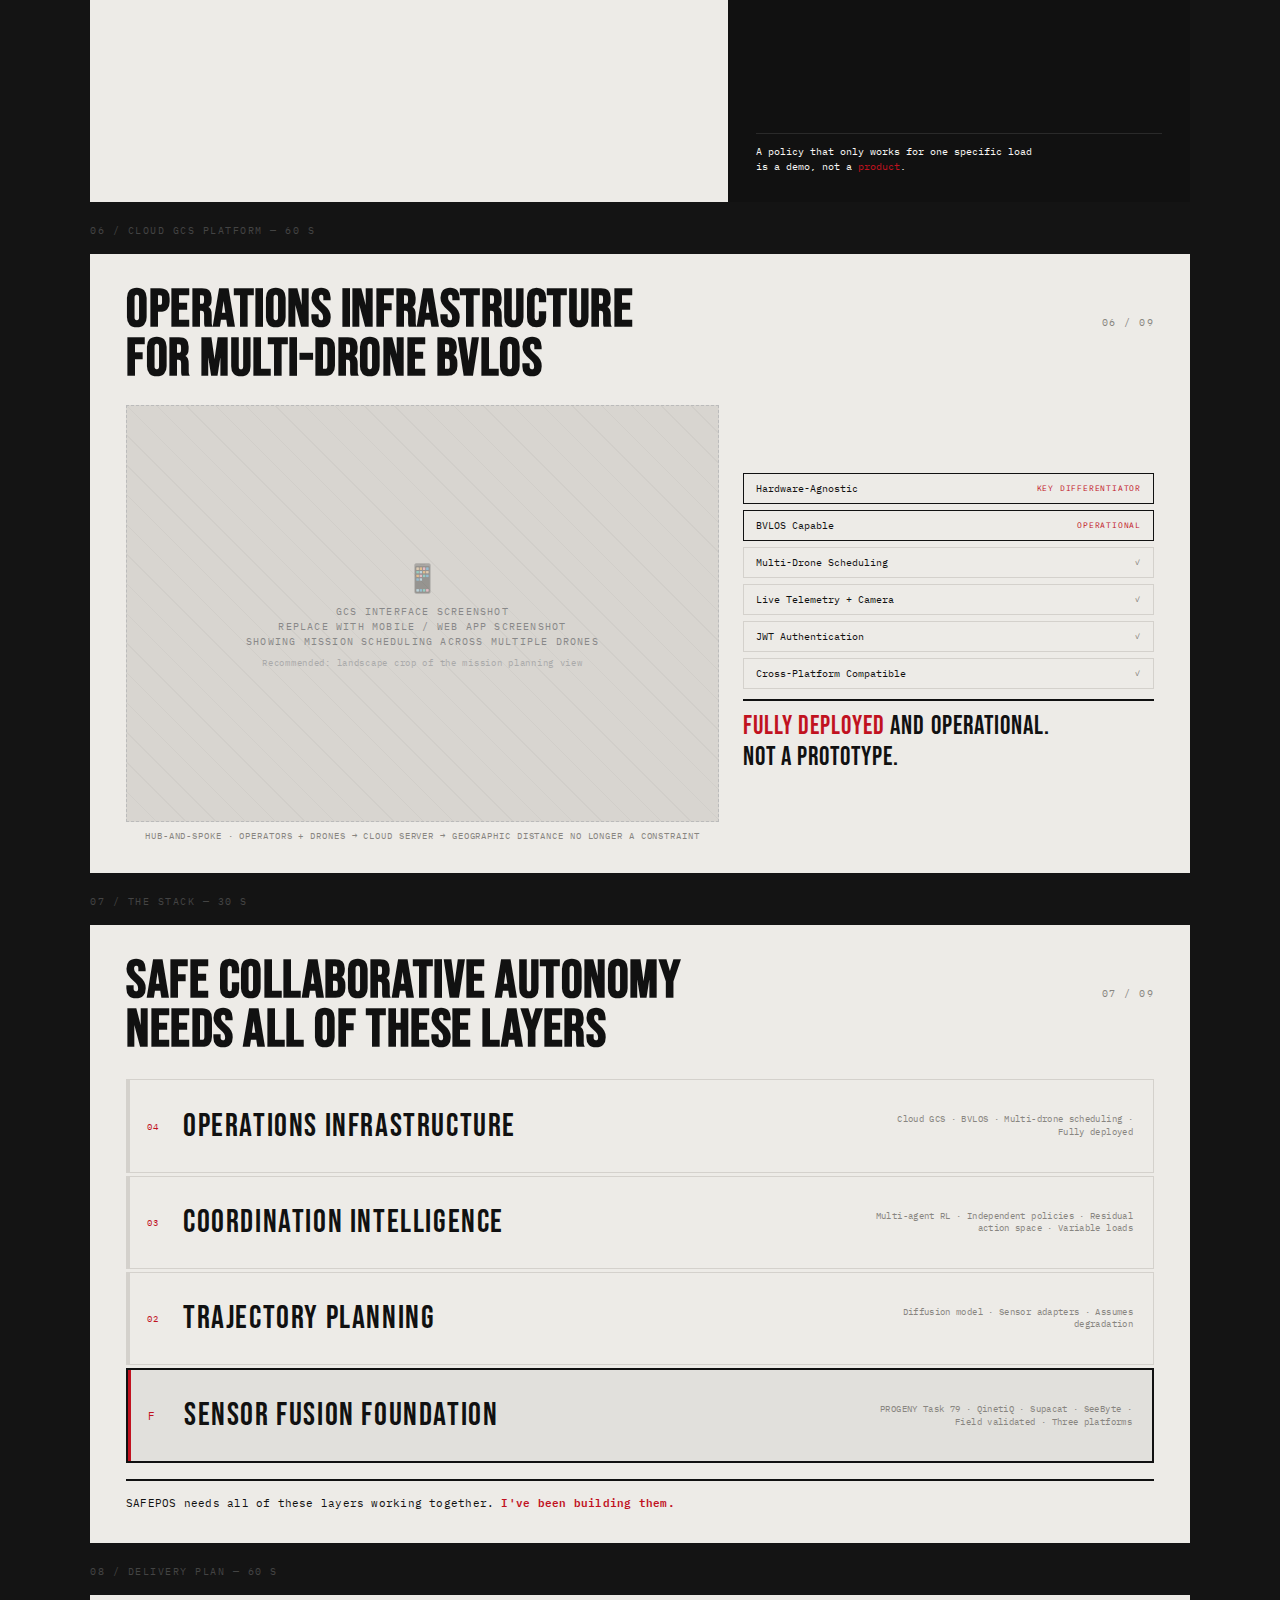
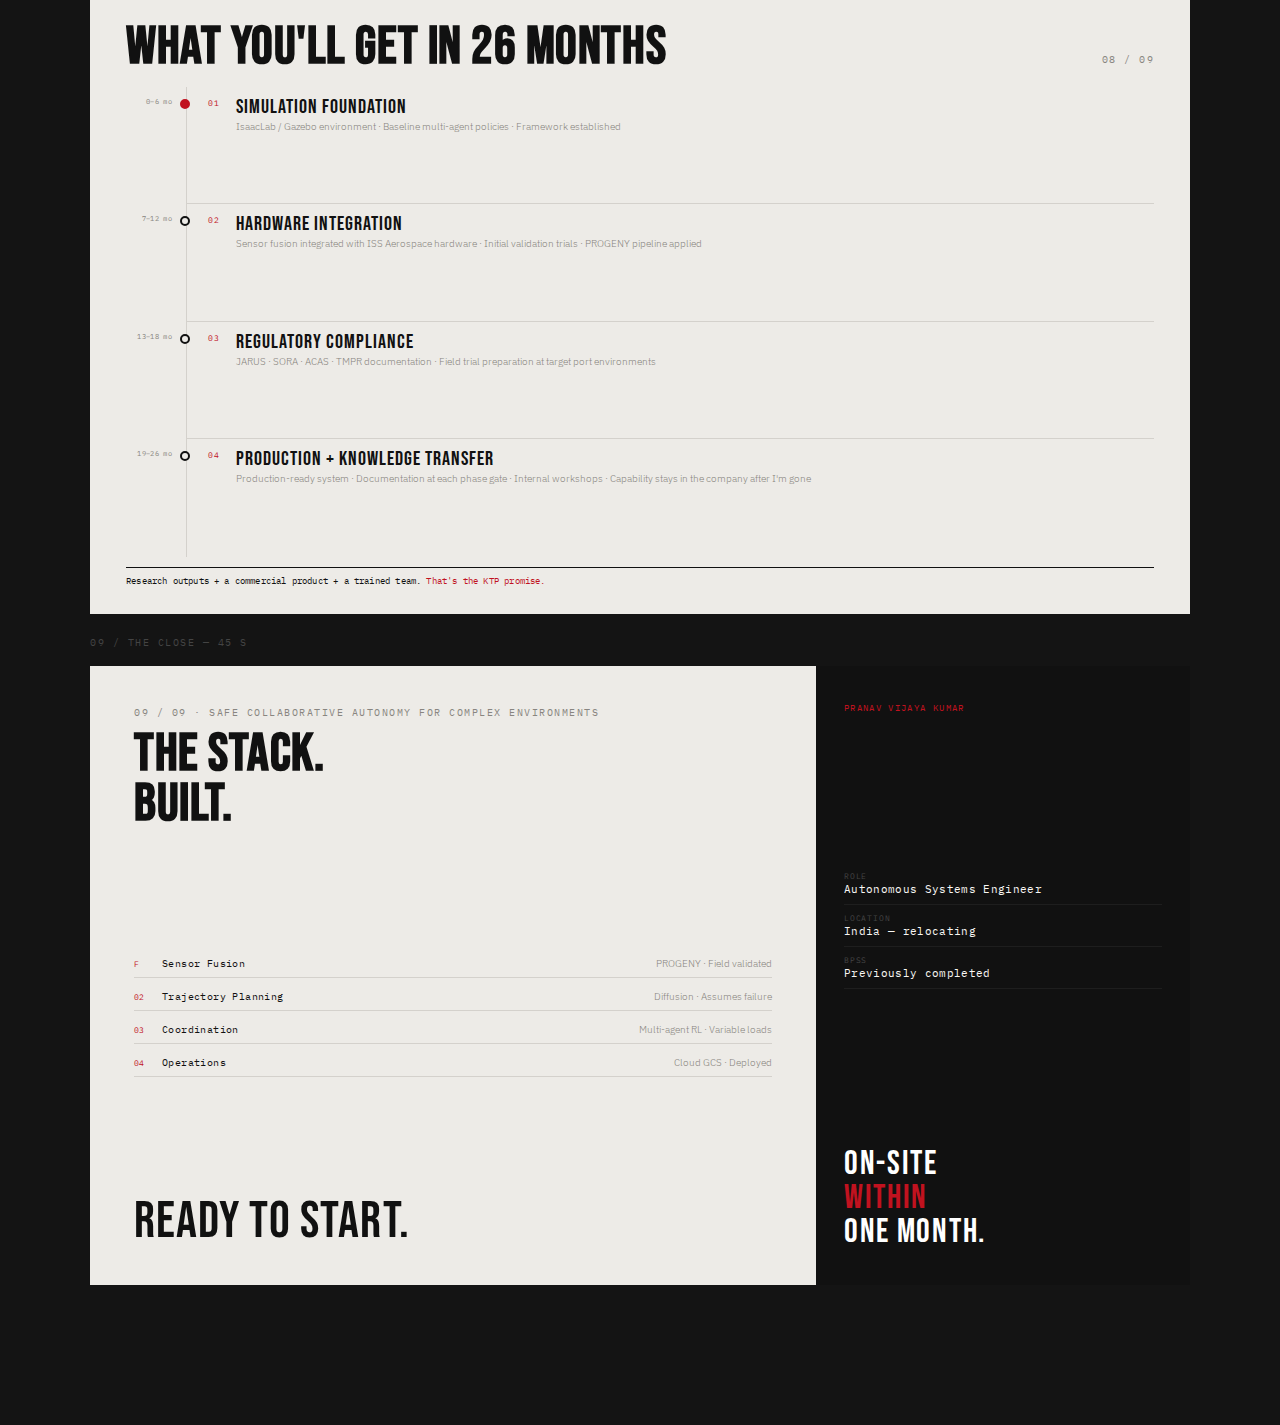
<file: safepos_v2.html>
<!DOCTYPE html>
<html lang="en">
<head>
<meta charset="UTF-8">
<meta name="viewport" content="width=device-width, initial-scale=1.0">
<title>SAFEPOS — Pranav Vijaya Kumar</title>
<link rel="preconnect" href="https://fonts.googleapis.com">
<link rel="preconnect" href="https://fonts.gstatic.com" crossorigin>
<link href="https://fonts.googleapis.com/css2?family=Bebas+Neue&family=IBM+Plex+Mono:ital,wght@0,400;0,600;1,400&family=IBM+Plex+Sans:ital,wght@0,300;0,400;0,500;1,300&display=swap" rel="stylesheet">
<style>
  :root {
    --bg: #EDEBE7;
    --black: #111111;
    --red: #C1121F;
    --grey: #888580;
    --light-grey: #D4D1CC;
    --white: #F9F7F4;
  }

  * { margin: 0; padding: 0; box-sizing: border-box; }

  body {
    background: #141414;
    display: flex;
    flex-direction: column;
    align-items: center;
    padding: 48px 20px 80px;
    min-height: 100vh;
    font-family: 'IBM Plex Sans', sans-serif;
  }

  .deck {
    width: 100%;
    max-width: 1100px;
    display: flex;
    flex-direction: column;
    gap: 0;
  }

  .slide-wrapper {
    position: relative;
    margin-top: 52px;
  }

  .slide-label {
    position: absolute;
    top: -30px;
    left: 0;
    font-family: 'IBM Plex Mono', monospace;
    font-size: 10px;
    color: #444;
    letter-spacing: 0.15em;
    text-transform: uppercase;
  }

  .slide {
    width: 100%;
    aspect-ratio: 16/9;
    background: var(--bg);
    position: relative;
    overflow: hidden;
    display: flex;
  }

  /* ── IMAGE PLACEHOLDER SYSTEM ── */
  .img-placeholder {
    background: #1e1e1e;
    border: 1px dashed #333;
    display: flex;
    flex-direction: column;
    align-items: center;
    justify-content: center;
    gap: 8px;
    position: relative;
    overflow: hidden;
  }

  .img-placeholder::before {
    content: '';
    position: absolute;
    inset: 0;
    background: repeating-linear-gradient(
      45deg,
      transparent,
      transparent 20px,
      rgba(255,255,255,0.015) 20px,
      rgba(255,255,255,0.015) 21px
    );
  }

  .img-placeholder .ph-icon {
    font-size: 28px;
    opacity: 0.3;
  }

  .img-placeholder .ph-label {
    font-family: 'IBM Plex Mono', monospace;
    font-size: 10px;
    color: #444;
    letter-spacing: 0.12em;
    text-transform: uppercase;
    text-align: center;
    line-height: 1.5;
    padding: 0 12px;
  }

  .img-placeholder .ph-size {
    font-family: 'IBM Plex Mono', monospace;
    font-size: 9px;
    color: #333;
    letter-spacing: 0.08em;
  }

  /* on light bg variants */
  .img-placeholder.light {
    background: #d8d5d0;
    border-color: #bbb;
  }
  .img-placeholder.light .ph-label { color: #888; }
  .img-placeholder.light .ph-size { color: #aaa; }
  .img-placeholder.light::before {
    background: repeating-linear-gradient(
      45deg,
      transparent,
      transparent 20px,
      rgba(0,0,0,0.03) 20px,
      rgba(0,0,0,0.03) 21px
    );
  }

  /* ── SHARED TYPOGRAPHY ── */
  .slide-tag {
    font-family: 'IBM Plex Mono', monospace;
    font-size: 10px;
    letter-spacing: 0.15em;
    text-transform: uppercase;
    color: var(--grey);
  }

  .slide-tag.red { color: var(--red); }
  .slide-tag.white { color: rgba(255,255,255,0.4); }

  h2.display {
    font-family: 'Bebas Neue', sans-serif;
    font-size: clamp(30px, 4.2vw, 56px);
    line-height: 0.92;
    letter-spacing: 0.01em;
    color: var(--black);
  }

  h2.display.white { color: #fff; }

  /* ── RED ACCENT BAR ── */
  .red-bar-left {
    position: absolute;
    left: 0; top: 0; bottom: 0;
    width: 3px;
    background: var(--red);
  }

  /* ============================================================
     SLIDE 1 — THE HOOK (cinematic port BG)
  ============================================================ */
  #s1 {
    background: var(--black);
    flex-direction: column;
  }

  /* Port background — swap src to real image */
  #s1 .port-bg {
    position: absolute;
    inset: 0;
    background-image: url('PORT_BG_IMAGE.jpg'); /* ← REPLACE with real image path */
    background-size: cover;
    background-position: center;
    opacity: 0.35;
    filter: grayscale(40%);
  }

  /* Fallback rendered port when no image */
  #s1 .port-bg-fallback {
    position: absolute;
    inset: 0;
    background: linear-gradient(135deg, #0a0a0a 0%, #1a1a1a 40%, #0d1117 100%);
  }

  #s1 .port-bg-fallback::after {
    content: '';
    position: absolute;
    inset: 0;
    background:
      repeating-linear-gradient(90deg, transparent, transparent 80px, rgba(255,255,255,0.012) 80px, rgba(255,255,255,0.012) 81px),
      repeating-linear-gradient(0deg, transparent, transparent 60px, rgba(255,255,255,0.012) 60px, rgba(255,255,255,0.012) 61px);
  }

  #s1 .dark-gradient {
    position: absolute;
    inset: 0;
    background: linear-gradient(90deg, rgba(0,0,0,0.82) 0%, rgba(0,0,0,0.55) 60%, rgba(0,0,0,0.2) 100%);
  }

  #s1 .content {
    position: relative;
    z-index: 2;
    display: flex;
    flex-direction: column;
    justify-content: space-between;
    height: 100%;
    padding: 36px 52px;
  }

  #s1 .question {
    font-family: 'Bebas Neue', sans-serif;
    font-size: clamp(36px, 5.8vw, 72px);
    line-height: 0.88;
    color: #fff;
    max-width: 68%;
    margin-top: 16px;
  }

  #s1 .constraints {
    display: flex;
    gap: 0;
    margin-top: 24px;
  }

  #s1 .constraint-pill {
    font-family: 'IBM Plex Mono', monospace;
    font-size: 11px;
    letter-spacing: 0.08em;
    color: rgba(255,255,255,0.75);
    padding: 5px 14px;
    border: 1px solid rgba(255,255,255,0.2);
    border-right: none;
    backdrop-filter: blur(4px);
  }

  #s1 .constraint-pill:first-child {
    border-left: 3px solid var(--red);
  }

  #s1 .constraint-pill:last-child {
    border-right: 1px solid rgba(255,255,255,0.2);
  }

  #s1 .bottom {
    display: flex;
    justify-content: space-between;
    align-items: flex-end;
  }

  #s1 .name {
    font-family: 'Bebas Neue', sans-serif;
    font-size: 22px;
    letter-spacing: 0.06em;
    color: #fff;
  }

  #s1 .title-sub {
    font-family: 'IBM Plex Mono', monospace;
    font-size: 10px;
    color: rgba(255,255,255,0.4);
    letter-spacing: 0.12em;
    text-transform: uppercase;
    margin-top: 3px;
  }

  #s1 .env-panel {
    border-left: 1px solid rgba(255,255,255,0.1);
    padding-left: 20px;
    display: flex;
    flex-direction: column;
    gap: 6px;
  }

  #s1 .env-item {
    font-family: 'IBM Plex Mono', monospace;
    font-size: 9px;
    color: rgba(255,255,255,0.3);
    letter-spacing: 0.1em;
    text-transform: uppercase;
  }

  #s1 .env-item::before {
    content: '— ';
    color: var(--red);
    opacity: 0.7;
  }

  /* ============================================================
     SLIDE 2 — THE UNSOLVED PROBLEM
  ============================================================ */
  #s2 .diagram {
    display: flex;
    flex: 1;
    gap: 0;
    margin-top: 10px;
  }

  #s2 .diagram-col {
    flex: 1;
    border: 1px solid var(--light-grey);
    padding: 20px 22px;
    display: flex;
    flex-direction: column;
    gap: 10px;
  }

  #s2 .diagram-col.right { border-left: none; border-left: 3px solid var(--red); }

  #s2 .col-status {
    font-family: 'IBM Plex Mono', monospace;
    font-size: 9px;
    letter-spacing: 0.15em;
    text-transform: uppercase;
  }

  #s2 .col-status.solved { color: var(--grey); }
  #s2 .col-status.hard { color: var(--red); }

  #s2 .col-heading {
    font-family: 'Bebas Neue', sans-serif;
    font-size: clamp(22px, 3vw, 36px);
    line-height: 1;
    color: var(--black);
  }

  #s2 .tag-list { display: flex; flex-direction: column; gap: 5px; margin-top: auto; }

  #s2 .tag {
    font-family: 'IBM Plex Mono', monospace;
    font-size: 10px;
    color: var(--grey);
    padding: 4px 0;
    border-bottom: 1px solid var(--light-grey);
  }

  #s2 .tag.on { color: var(--black); }

  #s2 .rl-box {
    border-top: 2px solid var(--black);
    padding-top: 10px;
    margin-top: 6px;
  }

  #s2 .rl-label {
    font-family: 'IBM Plex Mono', monospace;
    font-size: 9px;
    color: var(--red);
    letter-spacing: 0.12em;
    text-transform: uppercase;
    margin-bottom: 4px;
  }

  #s2 .rl-text {
    font-family: 'IBM Plex Sans', sans-serif;
    font-size: 11px;
    line-height: 1.45;
    color: var(--black);
    font-weight: 300;
  }

  #s2 .bottom-rule {
    font-family: 'IBM Plex Mono', monospace;
    font-size: 10px;
    color: var(--black);
    border-top: 1px solid var(--black);
    padding-top: 10px;
    letter-spacing: 0.02em;
  }

  #s2 .bottom-rule span { color: var(--red); font-weight: 600; }

  /* ============================================================
     SLIDE 3 — PROGENY (with architecture image placeholder)
  ============================================================ */
  #s3 .left-dark {
    width: 40%;
    background: var(--black);
    padding: 36px 32px;
    display: flex;
    flex-direction: column;
    justify-content: space-between;
  }

  #s3 .proj-id {
    font-family: 'IBM Plex Mono', monospace;
    font-size: 9px;
    color: var(--red);
    letter-spacing: 0.15em;
    text-transform: uppercase;
  }

  #s3 .proj-title {
    font-family: 'Bebas Neue', sans-serif;
    font-size: clamp(32px, 4.5vw, 56px);
    line-height: 0.88;
    color: #fff;
  }

  #s3 .partner-list { display: flex; flex-direction: column; gap: 6px; }

  #s3 .partner {
    font-family: 'IBM Plex Mono', monospace;
    font-size: 11px;
    color: #666;
    padding: 6px 0;
    border-bottom: 1px solid #222;
    display: flex;
    justify-content: space-between;
  }

  #s3 .partner span {
    color: #999;
    font-size: 9px;
    text-transform: uppercase;
    letter-spacing: 0.1em;
  }

  #s3 .supervisor {
    font-family: 'IBM Plex Mono', monospace;
    font-size: 10px;
    color: #444;
    line-height: 1.6;
  }

  #s3 .supervisor em { color: var(--red); font-style: normal; }

  #s3 .right-panel {
    flex: 1;
    display: flex;
    flex-direction: column;
    padding: 32px 36px;
    gap: 14px;
  }

  #s3 .arch-img-slot {
    flex: 1;
    min-height: 0;
  }

  #s3 .insight-row {
    display: flex;
    gap: 16px;
    align-items: flex-start;
  }

  #s3 .ins-num {
    font-family: 'IBM Plex Mono', monospace;
    font-size: 9px;
    color: var(--red);
    letter-spacing: 0.1em;
    min-width: 20px;
    margin-top: 2px;
  }

  #s3 .ins-text {
    font-family: 'IBM Plex Sans', sans-serif;
    font-size: 12px;
    line-height: 1.45;
    color: var(--black);
    font-weight: 300;
  }

  #s3 .ins-text strong { font-weight: 500; }

  #s3 .key-rule {
    font-family: 'IBM Plex Mono', monospace;
    font-size: 10px;
    color: var(--black);
    background: var(--light-grey);
    padding: 8px 12px;
    letter-spacing: 0.02em;
  }

  /* ============================================================
     SLIDE 4 — DIFFUSION MODEL (with output image placeholders)
  ============================================================ */
  #s4 .content-row {
    display: flex;
    gap: 28px;
    flex: 1;
    margin-top: 12px;
    min-height: 0;
  }

  #s4 .left-col {
    flex: 1;
    display: flex;
    flex-direction: column;
    gap: 8px;
    min-height: 0;
    overflow: hidden;
  }

  #s4 .arch-box-wrap {
    flex: 1;
    min-height: 0;
    border: 1px solid var(--light-grey);
    padding: 16px;
    display: flex;
    flex-direction: column;
    gap: 8px;
  }

  .abox {
    border: 1px solid var(--light-grey);
    padding: 5px 10px;
    font-family: 'IBM Plex Mono', monospace;
    font-size: 9px;
    letter-spacing: 0.05em;
    text-align: center;
    color: var(--grey);
  }

  .abox.backbone {
    background: var(--black);
    color: var(--white);
    font-size: 10px;
    letter-spacing: 0.1em;
    padding: 8px;
    border-color: var(--black);
  }

  .abox.failed {
    border: 1px dashed var(--red);
    color: var(--red);
    text-decoration: line-through;
    opacity: 0.7;
  }

  .abox.on { border-color: var(--black); color: var(--black); }

  .arch-row-flex {
    display: flex;
    gap: 5px;
    justify-content: center;
    align-items: center;
  }

  .arch-arrow {
    font-family: 'IBM Plex Mono', monospace;
    font-size: 10px;
    color: var(--grey);
    text-align: center;
  }

  #s4 .output-row {
    display: flex;
    gap: 8px;
    height: 72px;
  }

  #s4 .output-slot {
    flex: 1;
    position: relative;
  }

  #s4 .output-label {
    position: absolute;
    top: 4px;
    left: 6px;
    font-family: 'IBM Plex Mono', monospace;
    font-size: 8px;
    letter-spacing: 0.08em;
    z-index: 2;
  }

  #s4 .output-label.red-lbl { color: var(--red); }
  #s4 .output-label.grey-lbl { color: var(--grey); }

  #s4 .right-col {
    width: 42%;
    display: flex;
    flex-direction: column;
    gap: 9px;
  }

  #s4 .callout {
    padding: 11px 14px;
    border-left: 2px solid var(--light-grey);
    flex: 1;
  }

  #s4 .callout.hi { border-left: 3px solid var(--red); background: rgba(193,18,31,0.03); }

  #s4 .ct-title {
    font-family: 'IBM Plex Mono', monospace;
    font-size: 9px;
    text-transform: uppercase;
    letter-spacing: 0.1em;
    color: var(--grey);
    margin-bottom: 3px;
  }

  #s4 .ct-body {
    font-family: 'IBM Plex Sans', sans-serif;
    font-size: 11px;
    line-height: 1.45;
    font-weight: 300;
    color: var(--black);
  }

  #s4 .key-line {
    font-family: 'IBM Plex Mono', monospace;
    font-size: 10px;
    border-top: 2px solid var(--black);
    padding-top: 9px;
    letter-spacing: 0.02em;
    color: var(--black);
    line-height: 1.4;
  }

  #s4 .key-line span { color: var(--red); }

  /* ============================================================
     SLIDE 5 — MULTI-AGENT RL (3-panel RL breadth + collab)
  ============================================================ */
  #s5 .left {
    flex: 1;
    padding: 32px 32px;
    display: flex;
    flex-direction: column;
    gap: 12px;
  }

  #s5 .right-dark {
    width: 42%;
    background: var(--black);
    padding: 28px 28px;
    display: flex;
    flex-direction: column;
    justify-content: space-between;
  }

  /* 3-panel RL strip */
  #s5 .rl-strip {
    display: flex;
    gap: 6px;
    height: 120px;
  }

  #s5 .rl-panel {
    flex: 1;
    position: relative;
    display: flex;
    flex-direction: column;
  }

  #s5 .rl-panel-img {
    flex: 1;
    min-height: 0;
  }

  #s5 .rl-panel-label {
    font-family: 'IBM Plex Mono', monospace;
    font-size: 8px;
    color: var(--grey);
    letter-spacing: 0.1em;
    text-transform: uppercase;
    padding: 4px 0 0;
    text-align: center;
  }

  #s5 .rl-panel-sub {
    font-family: 'IBM Plex Mono', monospace;
    font-size: 7px;
    color: var(--light-grey);
    letter-spacing: 0.06em;
    text-align: center;
  }

  /* Agent diagram (collab visual) now replaced by image placeholder in right col */
  #s5 .spec-list { display: flex; flex-direction: column; gap: 8px; }

  #s5 .spec-item {
    display: flex;
    gap: 10px;
    align-items: flex-start;
    padding-bottom: 8px;
    border-bottom: 1px solid #1e1e1e;
  }

  #s5 .spec-label {
    font-family: 'IBM Plex Mono', monospace;
    font-size: 8px;
    color: var(--red);
    text-transform: uppercase;
    letter-spacing: 0.1em;
    min-width: 72px;
    margin-top: 2px;
  }

  #s5 .spec-val {
    font-family: 'IBM Plex Sans', sans-serif;
    font-size: 11px;
    color: #bbb;
    font-weight: 300;
    line-height: 1.4;
  }

  #s5 .cml {
    font-family: 'IBM Plex Mono', monospace;
    font-size: 10px;
    color: var(--white);
    border-top: 1px solid #2a2a2a;
    padding-top: 10px;
    line-height: 1.5;
  }

  #s5 .cml span { color: var(--red); }

  /* ============================================================
     SLIDE 6 — CLOUD GCS (with GCS screenshot placeholder)
  ============================================================ */
  #s6 .content-row {
    display: flex;
    gap: 24px;
    flex: 1;
    margin-top: 10px;
    min-height: 0;
  }

  #s6 .gcs-img-col {
    flex: 1;
    display: flex;
    flex-direction: column;
    gap: 8px;
    min-height: 0;
  }

  #s6 .gcs-img-slot { flex: 1; min-height: 0; }

  #s6 .arch-label {
    font-family: 'IBM Plex Mono', monospace;
    font-size: 9px;
    color: var(--grey);
    letter-spacing: 0.1em;
    text-transform: uppercase;
    text-align: center;
  }

  #s6 .caps-col {
    width: 40%;
    display: flex;
    flex-direction: column;
    gap: 6px;
    justify-content: center;
  }

  #s6 .cap {
    display: flex;
    justify-content: space-between;
    align-items: center;
    padding: 8px 12px;
    border: 1px solid var(--light-grey);
    font-family: 'IBM Plex Mono', monospace;
    font-size: 10px;
  }

  #s6 .cap.hi { border-color: var(--black); }
  #s6 .cap .cap-name { color: var(--black); }
  #s6 .cap .cap-tag {
    font-size: 8px;
    color: var(--grey);
    letter-spacing: 0.1em;
    text-transform: uppercase;
  }
  #s6 .cap.hi .cap-tag { color: var(--red); }

  #s6 .deployed-banner {
    font-family: 'Bebas Neue', sans-serif;
    font-size: clamp(16px, 2.2vw, 26px);
    color: var(--black);
    border-top: 2px solid var(--black);
    padding-top: 10px;
    margin-top: 4px;
    letter-spacing: 0.04em;
  }

  #s6 .deployed-banner span { color: var(--red); }

  /* ============================================================
     SLIDE 7 — THE STACK
  ============================================================ */
  #s7 .stack-visual {
    flex: 1;
    margin-top: 14px;
    display: flex;
    flex-direction: column;
    gap: 3px;
  }

  #s7 .layer {
    flex: 1;
    border: 1px solid var(--light-grey);
    display: flex;
    align-items: center;
    padding: 0 20px;
    gap: 16px;
    position: relative;
  }

  #s7 .layer.found {
    border-color: var(--black);
    border-width: 2px;
    background: rgba(17,17,17,0.05);
  }

  #s7 .layer-accent {
    position: absolute;
    left: 0; top: 0; bottom: 0;
    width: 3px;
    background: var(--light-grey);
  }

  #s7 .layer.found .layer-accent { background: var(--red); }

  #s7 .layer-n {
    font-family: 'IBM Plex Mono', monospace;
    font-size: 9px;
    color: var(--red);
    letter-spacing: 0.1em;
    min-width: 20px;
  }

  #s7 .layer-name {
    font-family: 'Bebas Neue', sans-serif;
    font-size: clamp(18px, 2.6vw, 32px);
    letter-spacing: 0.05em;
    color: var(--black);
    flex: 1;
  }

  #s7 .layer-desc {
    font-family: 'IBM Plex Mono', monospace;
    font-size: 9px;
    color: var(--grey);
    letter-spacing: 0.04em;
    text-align: right;
    max-width: 260px;
    line-height: 1.4;
  }

  #s7 .closing {
    font-family: 'IBM Plex Mono', monospace;
    font-size: 11px;
    color: var(--black);
    border-top: 2px solid var(--black);
    padding-top: 11px;
    margin-top: 6px;
    letter-spacing: 0.02em;
  }

  #s7 .closing span { color: var(--red); font-weight: 600; }

  /* ============================================================
     SLIDE 8 — DELIVERY
  ============================================================ */
  #s8 .timeline {
    flex: 1;
    margin-top: 8px;
    display: flex;
    flex-direction: column;
    position: relative;
    overflow: hidden;
  }

  #s8 .timeline::before {
    content: '';
    position: absolute;
    left: 60px;
    top: 0; bottom: 0;
    width: 1px;
    background: var(--light-grey);
  }

  #s8 .phase {
    display: flex;
    flex: 1;
    position: relative;
  }

  #s8 .p-time {
    width: 60px;
    display: flex;
    align-items: flex-start;
    justify-content: flex-end;
    padding-right: 14px;
    padding-top: 10px;
  }

  #s8 .p-months {
    font-family: 'IBM Plex Mono', monospace;
    font-size: 7px;
    color: var(--grey);
    letter-spacing: 0.05em;
    text-align: right;
  }

  #s8 .p-dot {
    position: absolute;
    left: 54px;
    top: 12px;
    width: 10px;
    height: 10px;
    border: 2px solid var(--black);
    background: var(--bg);
    border-radius: 50%;
    z-index: 1;
  }

  #s8 .p-dot.active { background: var(--red); border-color: var(--red); }

  #s8 .p-content {
    flex: 1;
    padding: 8px 0 8px 22px;
    border-bottom: 1px solid var(--light-grey);
    display: flex;
    gap: 12px;
  }

  #s8 .phase:last-child .p-content { border-bottom: none; }

  #s8 .p-num {
    font-family: 'IBM Plex Mono', monospace;
    font-size: 8px;
    color: var(--red);
    letter-spacing: 0.1em;
    min-width: 16px;
    margin-top: 3px;
  }

  #s8 .p-title {
    font-family: 'Bebas Neue', sans-serif;
    font-size: clamp(14px, 1.8vw, 20px);
    letter-spacing: 0.05em;
    color: var(--black);
    margin-bottom: 1px;
  }

  #s8 .p-desc {
    font-family: 'IBM Plex Sans', sans-serif;
    font-size: 10px;
    color: var(--grey);
    font-weight: 300;
    line-height: 1.35;
  }

  #s8 .ktp-line {
    font-family: 'IBM Plex Mono', monospace;
    font-size: 9px;
    color: var(--black);
    border-top: 1px solid var(--black);
    padding-top: 7px;
    margin-top: 4px;
    letter-spacing: 0.02em;
    flex-shrink: 0;
  }

  #s8 .ktp-line span { color: var(--red); }

  /* ============================================================
     SLIDE 9 — CLOSE
  ============================================================ */
  #s9 .left { flex: 1; padding: 40px 44px; display: flex; flex-direction: column; justify-content: space-between; }
  #s9 .right { width: 34%; background: var(--black); padding: 36px 28px; display: flex; flex-direction: column; justify-content: space-between; }

  #s9 .recap { display: flex; flex-direction: column; gap: 5px; margin: 14px 0; }

  #s9 .recap-row {
    display: flex;
    gap: 10px;
    align-items: center;
    padding: 7px 0;
    border-bottom: 1px solid var(--light-grey);
  }

  #s9 .rc-num { font-family: 'IBM Plex Mono', monospace; font-size: 8px; color: var(--red); min-width: 18px; }
  #s9 .rc-name { font-family: 'IBM Plex Mono', monospace; font-size: 10px; color: var(--black); letter-spacing: 0.04em; flex: 1; }
  #s9 .rc-tag { font-family: 'IBM Plex Sans', sans-serif; font-size: 10px; color: var(--grey); font-weight: 300; }

  #s9 .cta {
    font-family: 'Bebas Neue', sans-serif;
    font-size: clamp(28px, 4.2vw, 52px);
    line-height: 0.88;
    color: var(--black);
    letter-spacing: 0.02em;
  }

  #s9 .r-label { font-family: 'IBM Plex Mono', monospace; font-size: 9px; color: var(--red); letter-spacing: 0.15em; text-transform: uppercase; }

  #s9 .contact-block { display: flex; flex-direction: column; gap: 8px; }

  #s9 .c-item { padding-bottom: 8px; border-bottom: 1px solid #1e1e1e; }

  #s9 .c-label { font-family: 'IBM Plex Mono', monospace; font-size: 8px; color: #444; letter-spacing: 0.1em; text-transform: uppercase; }
  #s9 .c-val { font-family: 'IBM Plex Mono', monospace; font-size: 11px; color: var(--white); letter-spacing: 0.03em; margin-top: 1px; }

  #s9 .avail {
    font-family: 'Bebas Neue', sans-serif;
    font-size: clamp(20px, 2.8vw, 34px);
    color: #fff;
    line-height: 1;
    letter-spacing: 0.05em;
  }

  #s9 .avail span { color: var(--red); }

  /* ── Shared inner layout helper ── */
  .slide-inner {
    position: absolute;
    inset: 32px 36px;
    display: flex;
    flex-direction: column;
    gap: 10px;
  }

  #s8.slide .slide-inner {
    inset: 28px 36px;
    gap: 6px;
  }

  .slide-header {
    display: flex;
    justify-content: space-between;
    align-items: baseline;
    flex-shrink: 0;
  }

</style>
</head>
<body>
<div class="deck">

<!-- ════════════════════════════════════════════
     SLIDE 1 — THE HOOK
════════════════════════════════════════════ -->
<div class="slide-wrapper">
  <div class="slide-label">01 / The Hook — 45 s</div>
  <div class="slide" id="s1">

    <!-- BACKGROUND: swap .port-bg-fallback for a real <img> or set background-image on .port-bg -->
    <div class="port-bg-fallback"></div>
    <!-- To use a real image, add this instead:
    <div class="port-bg"></div>
    and set --  background-image: url('your-port-photo.jpg') in #s1 .port-bg -->

    <div class="dark-gradient"></div>

    <div class="content">
      <div class="slide-tag white">SAFEPOS — KTP Associate · ISS Aerospace</div>

      <div>
        <div class="question">Ports are one of the hardest environments to automate.<br>This is the stack I built to do it.</div>
        <div class="constraints">
          <div class="constraint-pill">GPS Interference</div>
          <div class="constraint-pill">Variable Payloads</div>
          <div class="constraint-pill">Regulatory Constraints</div>
        </div>
      </div>

      <div class="bottom">
        <div>
          <div class="name">Pranav Vijaya Kumar</div>
          <div class="title-sub">Autonomous Systems Engineer</div>
        </div>
        <div class="env-panel">
          <div class="env-item">Container GPS shadow zones</div>
          <div class="env-item">Heterogeneous fleets</div>
          <div class="env-item">BVLOS operations</div>
          <div class="env-item">Variable payload per lift</div>
        </div>
      </div>
    </div>

  </div>
</div>

<!-- ════════════════════════════════════════════
     SLIDE 2 — THE UNSOLVED PROBLEM
════════════════════════════════════════════ -->
<div class="slide-wrapper">
  <div class="slide-label">02 / The Unsolved Problem — 60 s</div>
  <div class="slide" id="s2">
    <div class="red-bar-left"></div>
    <div class="slide-inner">
      <div class="slide-header">
        <h2 class="display">The Bottleneck Isn't<br>Single-Agent Autonomy</h2>
        <div class="slide-tag">02 / 09</div>
      </div>

      <div id="s2" class="diagram" style="position:static;display:flex;flex:1;gap:0;margin-top:6px;min-height:0;">
        <div class="diagram-col">
          <div class="col-status solved">✓ Solved</div>
          <div class="col-heading">One Drone.<br>Clean World.</div>
          <div class="tag-list">
            <div class="tag on">Single-agent navigation</div>
            <div class="tag on">Waypoint autopilot</div>
            <div class="tag on">GPS-reliable positioning</div>
            <div class="tag" style="color:var(--light-grey)">Off-the-shelf today</div>
          </div>
        </div>

        <div class="diagram-col right">
          <div class="col-status hard">← The Real Problem</div>
          <div class="col-heading">Multiple Agents.<br>Degraded World.</div>
          <div class="tag-list">
            <div class="tag on">Heterogeneous sensor configs</div>
            <div class="tag on">GPS-hostile environments</div>
            <div class="tag on">Variable payloads per lift</div>
            <div class="tag on">Safe under active degradation</div>
          </div>
          <div class="rl-box">
            <div class="rl-label">Why RL — not classical control</div>
            <div class="rl-text">You cannot hand-code coordination rules for a system this dynamic. RL lets coordination emerge from training — not from assumptions. I've trained policies across quadrupeds, humanoids, and multi-agent aerial systems. Same principles, different platforms.</div>
          </div>
        </div>
      </div>

      <div class="bottom-rule">
        Safe multi-agent coordination requires systems that <span>assume degradation</span> — not systems that handle it as an exception.
      </div>
    </div>
  </div>
</div>

<!-- ════════════════════════════════════════════
     SLIDE 3 — PROGENY TASK 79
════════════════════════════════════════════ -->
<div class="slide-wrapper">
  <div class="slide-label">03 / PROGENY Task 79 — 75 s</div>
  <div class="slide" id="s3">
    <div class="left-dark">
      <div>
        <div class="proj-id">Foundation Layer · Defence Validated</div>
        <div class="proj-title" style="margin-top:10px;">PROGENY<br>TASK 79</div>
      </div>
      <div>
        <div style="font-family:'IBM Plex Mono',monospace;font-size:9px;color:#444;letter-spacing:0.1em;text-transform:uppercase;margin-bottom:8px;">Validated With</div>
        <div class="partner-list">
          <div class="partner">QinetiQ <span>Land Trials</span></div>
          <div class="partner">Supacat <span>UGV Platform</span></div>
          <div class="partner">SeeByte <span>Marine Trials</span></div>
        </div>
      </div>
      <div class="supervisor">
        University of Exeter<br>
        <em>Research Assistant · 2023–2024</em>
      </div>
    </div>

    <div class="right-panel">
      <div class="slide-header">
        <h2 class="display">Defence-Grade Sensor Fusion,<br>Field Validated</h2>
        <div class="slide-tag">03 / 09</div>
      </div>

      <!-- PROGENY Architecture image placeholder -->
      <div class="arch-img-slot img-placeholder light">
        <div class="ph-icon">🏗</div>
        <div class="ph-label">MPF Architecture Diagram<br>Replace with PROGENY system diagram image</div>
        <div class="ph-size">Annotated: Adaptive weighting · Sensor-agnostic interface · ROS 2 pipeline</div>
      </div>

      <div class="insight-row">
        <div class="ins-num">01</div>
        <div class="ins-text"><strong>Adaptive confidence weighting</strong> — sensor reliability adjusts in real time. GPS fails in a container shadow? System shifts to LiDAR and INS automatically.</div>
      </div>
      <div class="insight-row">
        <div class="ins-num">02</div>
        <div class="ins-text"><strong>Same ROS 2 pipeline — drone, UGV, USV.</strong> Minimal reconfiguration. That modularity is exactly what SAFEPOS requires.</div>
      </div>
      <div class="insight-row">
        <div class="ins-num">03</div>
        <div class="ins-text"><strong>BPSS clearance already completed</strong> through this defence work. Not a delay you'd be managing.</div>
      </div>

      <div class="key-rule">Same pipeline · Three platforms · Named defence partners · Field validated — not simulation.</div>
    </div>
  </div>
</div>

<!-- ════════════════════════════════════════════
     SLIDE 4 — DIFFUSION TRAJECTORY MODEL
════════════════════════════════════════════ -->
<div class="slide-wrapper">
  <div class="slide-label">04 / Diffusion Trajectory Model — 75 s</div>
  <div class="slide" id="s4">
    <div class="slide-inner">
      <div class="slide-header">
        <h2 class="display">Trajectory Planning That<br>Assumes Sensor Failure</h2>
        <div class="slide-tag">04 / 09</div>
      </div>

      <div class="content-row">
        <!-- LEFT: Architecture + output placeholders -->
        <div class="left-col">
          <!-- Compact arch diagram -->
          <div class="arch-box-wrap" style="flex:0 0 auto;">
            <div style="font-family:'IBM Plex Mono',monospace;font-size:8px;color:var(--grey);letter-spacing:0.1em;text-transform:uppercase;margin-bottom:4px;">Model Architecture</div>
            <div class="arch-row-flex">
              <div class="abox on">GPS</div>
              <div class="abox on">LiDAR</div>
              <div class="abox failed">GPS ✕</div>
              <div class="abox on">Camera</div>
              <div class="abox on">Radar</div>
            </div>
            <div class="arch-arrow" style="font-size:8px;">↓ cross-attention adapters</div>
            <div class="abox backbone">DIFFUSION BACKBONE</div>
            <div class="arch-arrow" style="font-size:8px;">↓ CFG — sensor reliability weighted at inference</div>
          </div>
          <!-- Output image placeholders below arch -->
          <div style="display:flex;gap:6px;flex:1;min-height:0;">
            <div style="flex:1;position:relative;" class="img-placeholder light">
              <div style="position:absolute;top:4px;left:6px;font-family:'IBM Plex Mono',monospace;font-size:8px;color:var(--grey);letter-spacing:0.06em;">Full sensor suite</div>
              <div class="ph-label" style="font-size:7px;">Trajectory output A<br>Replace with sim screenshot</div>
            </div>
            <div style="flex:1;position:relative;" class="img-placeholder" style="border-color:var(--red);border-style:dashed;">
              <div style="position:absolute;top:4px;left:6px;font-family:'IBM Plex Mono',monospace;font-size:8px;color:var(--red);letter-spacing:0.06em;">GPS dropped</div>
              <div class="ph-label" style="font-size:7px;color:#555;">Trajectory output B<br>Still coherent</div>
            </div>
          </div>
        </div>

        <!-- RIGHT: Callouts -->
        <div class="right-col">
          <div class="callout">
            <div class="ct-title">Cross-Attention Adapters</div>
            <div class="ct-body">Sensors plug in around the backbone — not baked in. Any combination, any platform. Heterogeneous fleets by design.</div>
          </div>
          <div class="callout">
            <div class="ct-title">Classifier-Free Guidance</div>
            <div class="ct-body">Sensor reliability weighted at inference. Noisy sensor gets downweighted — not trusted blindly.</div>
          </div>
          <div class="callout hi">
            <div class="ct-title">Graceful Degradation</div>
            <div class="ct-body">GPS drops in a container shadow zone — model continues on LiDAR and camera. No failure mode. Just a different conditioning signal.</div>
          </div>
          <div class="key-line">
            Sensor failure isn't an exception this system handles —<br><span>it's a condition the architecture assumes from the start.</span>
          </div>
        </div>
      </div>
    </div>
  </div>
</div>

<!-- ════════════════════════════════════════════
     SLIDE 5 — MULTI-AGENT RL + RL BREADTH
════════════════════════════════════════════ -->
<div class="slide-wrapper">
  <div class="slide-label">05 / Multi-Agent RL Coordination — 75 s</div>
  <div class="slide" id="s5">
    <div class="left">
      <div class="slide-header">
        <h2 class="display">Teaching Drones to<br>Coordinate Without a<br>Central Controller</h2>
        <div class="slide-tag">05 / 09</div>
      </div>

      <!-- 3-panel RL breadth strip -->
      <div>
        <div style="font-family:'IBM Plex Mono',monospace;font-size:8px;color:var(--grey);letter-spacing:0.12em;text-transform:uppercase;margin-bottom:5px;">RL Across Platforms — Same Principles</div>
        <div class="rl-strip">
          <div class="rl-panel">
            <div class="rl-panel-img img-placeholder light">
              <div class="ph-icon" style="font-size:18px;">🐾</div>
              <div class="ph-label" style="font-size:7px;">Quadruped<br>IsaacLab / Isaac Sim</div>
            </div>
            <div class="rl-panel-label">Quadruped Locomotion</div>
            <div class="rl-panel-sub">Bio-inspired CPG · PPO · Domain rand.</div>
          </div>
          <div class="rl-panel">
            <div class="rl-panel-img img-placeholder light">
              <div class="ph-icon" style="font-size:18px;">🤖</div>
              <div class="ph-label" style="font-size:7px;">Unitree G1<br>Motion Imitation</div>
            </div>
            <div class="rl-panel-label">Humanoid (Unitree G1)</div>
            <div class="rl-panel-sub">DeepMimic · LAFAN1 retargeting</div>
          </div>
          <div class="rl-panel">
            <div class="rl-panel-img img-placeholder light">
              <div class="ph-icon" style="font-size:18px;">🚁</div>
              <div class="ph-label" style="font-size:7px;">Multi-Drone Collab<br>Crate Pickup/Place</div>
            </div>
            <div class="rl-panel-label">Multi-Agent Drones</div>
            <div class="rl-panel-sub">Independent policies · Neighbour-aware</div>
          </div>
        </div>
      </div>

      <div style="font-family:'IBM Plex Mono',monospace;font-size:9px;color:var(--grey);border-top:1px solid var(--light-grey);padding-top:8px;letter-spacing:0.03em;">
        Each drone: own state + neighbour obs → independent policy → residual thrust + moment
      </div>
    </div>

    <div class="right-dark">
      <div class="slide-tag red" style="font-size:9px;">Architecture Decisions</div>

      <div class="spec-list">
        <div class="spec-item">
          <div class="spec-label">Policy Type</div>
          <div class="spec-val">Independent per agent — no central controller. Centralised control is a single point of failure and doesn't scale.</div>
        </div>
        <div class="spec-item">
          <div class="spec-label">State Space</div>
          <div class="spec-val">Own state + neighbour observations. Coordination emerges from training — not explicit rules.</div>
        </div>
        <div class="spec-item">
          <div class="spec-label">Action Space</div>
          <div class="spec-val">Residual thrust + moment over a structured baseline. Better training stability, maps to real actuator constraints.</div>
        </div>
        <div class="spec-item">
          <div class="spec-label">Training</div>
          <div class="spec-val">Crate mass and size randomised throughout. Variable payloads are the training condition — not an edge case.</div>
        </div>
      </div>

      <div class="cml">
        A policy that only works for one specific load<br>is a demo, not a <span>product</span>.
      </div>
    </div>
  </div>
</div>

<!-- ════════════════════════════════════════════
     SLIDE 6 — CLOUD GCS
════════════════════════════════════════════ -->
<div class="slide-wrapper">
  <div class="slide-label">06 / Cloud GCS Platform — 60 s</div>
  <div class="slide" id="s6">
    <div class="slide-inner">
      <div class="slide-header">
        <h2 class="display">Operations Infrastructure<br>for Multi-Drone BVLOS</h2>
        <div class="slide-tag">06 / 09</div>
      </div>

      <div class="content-row">
        <!-- GCS screenshot placeholder (hero) -->
        <div class="gcs-img-col">
          <div class="gcs-img-slot img-placeholder light">
            <div class="ph-icon">📱</div>
            <div class="ph-label">GCS Interface Screenshot<br>Replace with mobile / web app screenshot<br>showing mission scheduling across multiple drones</div>
            <div class="ph-size">Recommended: landscape crop of the mission planning view</div>
          </div>
          <div class="arch-label">Hub-and-spoke · Operators + Drones → Cloud Server → Geographic distance no longer a constraint</div>
        </div>

        <!-- Capabilities -->
        <div class="caps-col">
          <div class="cap hi">
            <span class="cap-name">Hardware-Agnostic</span>
            <span class="cap-tag">Key Differentiator</span>
          </div>
          <div class="cap hi">
            <span class="cap-name">BVLOS Capable</span>
            <span class="cap-tag">Operational</span>
          </div>
          <div class="cap">
            <span class="cap-name">Multi-Drone Scheduling</span>
            <span class="cap-tag">✓</span>
          </div>
          <div class="cap">
            <span class="cap-name">Live Telemetry + Camera</span>
            <span class="cap-tag">✓</span>
          </div>
          <div class="cap">
            <span class="cap-name">JWT Authentication</span>
            <span class="cap-tag">✓</span>
          </div>
          <div class="cap">
            <span class="cap-name">Cross-Platform Compatible</span>
            <span class="cap-tag">✓</span>
          </div>
          <div class="deployed-banner">
            <span>Fully deployed</span> and operational.<br>Not a prototype.
          </div>
        </div>
      </div>
    </div>
  </div>
</div>

<!-- ════════════════════════════════════════════
     SLIDE 7 — THE STACK
════════════════════════════════════════════ -->
<div class="slide-wrapper">
  <div class="slide-label">07 / The Stack — 30 s</div>
  <div class="slide" id="s7">
    <div class="slide-inner">
      <div class="slide-header">
        <h2 class="display">Safe Collaborative Autonomy<br>Needs All of These Layers</h2>
        <div class="slide-tag">07 / 09</div>
      </div>

      <div class="stack-visual">
        <div class="layer">
          <div class="layer-accent"></div>
          <div class="layer-n">04</div>
          <div class="layer-name">Operations Infrastructure</div>
          <div class="layer-desc">Cloud GCS · BVLOS · Multi-drone scheduling · Fully deployed</div>
        </div>
        <div class="layer">
          <div class="layer-accent"></div>
          <div class="layer-n">03</div>
          <div class="layer-name">Coordination Intelligence</div>
          <div class="layer-desc">Multi-agent RL · Independent policies · Residual action space · Variable loads</div>
        </div>
        <div class="layer">
          <div class="layer-accent"></div>
          <div class="layer-n">02</div>
          <div class="layer-name">Trajectory Planning</div>
          <div class="layer-desc">Diffusion model · Sensor adapters · Assumes degradation</div>
        </div>
        <div class="layer found">
          <div class="layer-accent"></div>
          <div class="layer-n" style="font-size:11px;">F</div>
          <div class="layer-name">Sensor Fusion Foundation</div>
          <div class="layer-desc">PROGENY Task 79 · QinetiQ · Supacat · SeeByte · Field validated · Three platforms</div>
        </div>
      </div>

      <div class="closing">
        SAFEPOS needs all of these layers working together. <span>I've been building them.</span>
      </div>
    </div>
  </div>
</div>

<!-- ════════════════════════════════════════════
     SLIDE 8 — DELIVERY PLAN
════════════════════════════════════════════ -->
<div class="slide-wrapper">
  <div class="slide-label">08 / Delivery Plan — 60 s</div>
  <div class="slide" id="s8">
    <div class="slide-inner">
      <div class="slide-header">
        <h2 class="display">What You'll Get in 26 Months</h2>
        <div class="slide-tag">08 / 09</div>
      </div>

      <div class="timeline">
        <div class="phase">
          <div class="p-time"><div class="p-months">0–6 mo</div></div>
          <div class="p-dot active"></div>
          <div class="p-content">
            <div class="p-num">01</div>
            <div>
              <div class="p-title">Simulation Foundation</div>
              <div class="p-desc">IsaacLab / Gazebo environment · Baseline multi-agent policies · Framework established</div>
            </div>
          </div>
        </div>
        <div class="phase">
          <div class="p-time"><div class="p-months">7–12 mo</div></div>
          <div class="p-dot"></div>
          <div class="p-content">
            <div class="p-num">02</div>
            <div>
              <div class="p-title">Hardware Integration</div>
              <div class="p-desc">Sensor fusion integrated with ISS Aerospace hardware · Initial validation trials · PROGENY pipeline applied</div>
            </div>
          </div>
        </div>
        <div class="phase">
          <div class="p-time"><div class="p-months">13–18 mo</div></div>
          <div class="p-dot"></div>
          <div class="p-content">
            <div class="p-num">03</div>
            <div>
              <div class="p-title">Regulatory Compliance</div>
              <div class="p-desc">JARUS · SORA · ACAS · TMPR documentation · Field trial preparation at target port environments</div>
            </div>
          </div>
        </div>
        <div class="phase">
          <div class="p-time"><div class="p-months">19–26 mo</div></div>
          <div class="p-dot"></div>
          <div class="p-content">
            <div class="p-num">04</div>
            <div>
              <div class="p-title">Production + Knowledge Transfer</div>
              <div class="p-desc">Production-ready system · Documentation at each phase gate · Internal workshops · Capability stays in the company after I'm gone</div>
            </div>
          </div>
        </div>
      </div>

      <div class="ktp-line">
        Research outputs + a commercial product + a trained team. <span>That's the KTP promise.</span>
      </div>
    </div>
  </div>
</div>

<!-- ════════════════════════════════════════════
     SLIDE 9 — THE CLOSE
════════════════════════════════════════════ -->
<div class="slide-wrapper" style="margin-bottom:60px;">
  <div class="slide-label">09 / The Close — 45 s</div>
  <div class="slide" id="s9">
    <div class="left">
      <div>
        <div class="slide-tag">09 / 09 · Safe Collaborative Autonomy for Complex Environments</div>
        <div style="margin-top:10px;">
          <h2 class="display" style="font-size:clamp(28px,4.5vw,54px);">The Stack.<br>Built.</h2>
        </div>
      </div>

      <div class="recap">
        <div class="recap-row">
          <div class="rc-num">F</div>
          <div class="rc-name">Sensor Fusion</div>
          <div class="rc-tag">PROGENY · Field validated</div>
        </div>
        <div class="recap-row">
          <div class="rc-num">02</div>
          <div class="rc-name">Trajectory Planning</div>
          <div class="rc-tag">Diffusion · Assumes failure</div>
        </div>
        <div class="recap-row">
          <div class="rc-num">03</div>
          <div class="rc-name">Coordination</div>
          <div class="rc-tag">Multi-agent RL · Variable loads</div>
        </div>
        <div class="recap-row">
          <div class="rc-num">04</div>
          <div class="rc-name">Operations</div>
          <div class="rc-tag">Cloud GCS · Deployed</div>
        </div>
      </div>

      <div class="cta">Ready to start.</div>
    </div>

    <div class="right">
      <div class="r-label">Pranav Vijaya Kumar</div>

      <div class="contact-block">
        <div class="c-item">
          <div class="c-label">Role</div>
          <div class="c-val">Autonomous Systems Engineer</div>
        </div>
        <div class="c-item">
          <div class="c-label">Location</div>
          <div class="c-val">India — relocating</div>
        </div>
        <div class="c-item">
          <div class="c-label">BPSS</div>
          <div class="c-val">Previously completed</div>
        </div>
      </div>

      <div class="avail">ON-SITE<br><span>WITHIN</span><br>ONE MONTH.</div>
    </div>
  </div>
</div>

</div><!-- /deck -->
</body>
</html>
</file>
<file: assets/css/stylesheet.fc220c15db4aef0318bbf30adc45d33d4d7c88deff3238b23eb255afdc472ca6.css>
/*
  PaperMod v7
  License: MIT https://github.com/adityatelange/hugo-PaperMod/blob/master/LICENSE
  Copyright (c) 2020 nanxiaobei and adityatelange
  Copyright (c) 2021-2024 adityatelange
*/
:root{--gap:24px;--content-gap:20px;--nav-width:1024px;--main-width:720px;--header-height:60px;--footer-height:60px;--radius:8px;--theme:rgb(255, 255, 255);--entry:rgb(255, 255, 255);--primary:rgb(30, 30, 30);--secondary:rgb(108, 108, 108);--tertiary:rgb(214, 214, 214);--content:rgb(31, 31, 31);--code-block-bg:rgb(28, 29, 33);--code-bg:rgb(245, 245, 245);--border:rgb(238, 238, 238)}.dark{--theme:rgb(29, 30, 32);--entry:rgb(46, 46, 51);--primary:rgb(218, 218, 219);--secondary:rgb(155, 156, 157);--tertiary:rgb(65, 66, 68);--content:rgb(196, 196, 197);--code-block-bg:rgb(46, 46, 51);--code-bg:rgb(55, 56, 62);--border:rgb(51, 51, 51)}.list{background:var(--code-bg)}.dark.list{background:var(--theme)}*,::after,::before{box-sizing:border-box}html{-webkit-tap-highlight-color:transparent;overflow-y:scroll;-webkit-text-size-adjust:100%;text-size-adjust:100%}a,button,body,h1,h2,h3,h4,h5,h6{color:var(--primary)}body{font-family:-apple-system,BlinkMacSystemFont,segoe ui,Roboto,Oxygen,Ubuntu,Cantarell,open sans,helvetica neue,sans-serif;font-size:18px;line-height:1.6;word-break:break-word;background:var(--theme)}article,aside,figcaption,figure,footer,header,hgroup,main,nav,section,table{display:block}h1,h2,h3,h4,h5,h6{line-height:1.2}h1,h2,h3,h4,h5,h6,p{margin-top:0;margin-bottom:0}ul{padding:0}a{text-decoration:none}body,figure,ul{margin:0}table{width:100%;border-collapse:collapse;border-spacing:0;overflow-x:auto;word-break:keep-all}button,input,textarea{padding:0;font:inherit;background:0 0;border:0}input,textarea{outline:0}button,input[type=button],input[type=submit]{cursor:pointer}input:-webkit-autofill,textarea:-webkit-autofill{box-shadow:0 0 0 50px var(--theme)inset}img{display:block;max-width:100%}.not-found{position:absolute;left:0;right:0;display:flex;align-items:center;justify-content:center;height:80%;font-size:160px;font-weight:700}.archive-posts{width:100%;font-size:16px}.archive-year{margin-top:40px}.archive-year:not(:last-of-type){border-bottom:2px solid var(--border)}.archive-month{display:flex;align-items:flex-start;padding:10px 0}.archive-month-header{margin:25px 0;width:200px}.archive-month:not(:last-of-type){border-bottom:1px solid var(--border)}.archive-entry{position:relative;padding:5px;margin:10px 0}.archive-entry-title{margin:5px 0;font-weight:400}.archive-count,.archive-meta{color:var(--secondary);font-size:14px}.footer,.top-link{font-size:12px;color:var(--secondary)}.footer{max-width:calc(var(--main-width) + var(--gap) * 2);margin:auto;padding:calc((var(--footer-height) - var(--gap))/2)var(--gap);text-align:center;line-height:24px}.footer span{margin-inline-start:1px;margin-inline-end:1px}.footer span:last-child{white-space:nowrap}.footer a{color:inherit;border-bottom:1px solid var(--secondary)}.footer a:hover{border-bottom:1px solid var(--primary)}.top-link{visibility:hidden;position:fixed;bottom:60px;right:30px;z-index:99;background:var(--tertiary);width:42px;height:42px;padding:12px;border-radius:64px;transition:visibility .5s,opacity .8s linear}.top-link,.top-link svg{filter:drop-shadow(0 0 0 var(--theme))}.footer a:hover,.top-link:hover{color:var(--primary)}.top-link:focus,#theme-toggle:focus{outline:0}.nav{display:flex;flex-wrap:wrap;justify-content:space-between;max-width:calc(var(--nav-width) + var(--gap) * 2);margin-inline-start:auto;margin-inline-end:auto;line-height:var(--header-height)}.nav a{display:block}.logo,#menu{display:flex;margin:auto var(--gap)}.logo{flex-wrap:inherit}.logo a{font-size:24px;font-weight:700}.logo a img,.logo a svg{display:inline;vertical-align:middle;pointer-events:none;transform:translate(0,-10%);border-radius:6px;margin-inline-end:8px}button#theme-toggle{font-size:26px;margin:auto 4px}body.dark #moon{vertical-align:middle;display:none}body:not(.dark) #sun{display:none}#menu{list-style:none;word-break:keep-all;overflow-x:auto;white-space:nowrap}#menu li+li{margin-inline-start:var(--gap)}#menu a{font-size:16px}#menu .active{font-weight:500;border-bottom:2px solid}.lang-switch li,.lang-switch ul,.logo-switches{display:inline-flex;margin:auto 4px}.lang-switch{display:flex;flex-wrap:inherit}.lang-switch a{margin:auto 3px;font-size:16px;font-weight:500}.logo-switches{flex-wrap:inherit}.main{position:relative;min-height:calc(100vh - var(--header-height) - var(--footer-height));max-width:calc(var(--main-width) + var(--gap) * 2);margin:auto;padding:var(--gap)}.page-header h1{font-size:40px}.pagination{display:flex}.pagination a{color:var(--theme);font-size:13px;line-height:36px;background:var(--primary);border-radius:calc(36px/2);padding:0 16px}.pagination .next{margin-inline-start:auto}.social-icons a{display:inline-flex;padding:10px}.social-icons a svg{height:26px;width:26px}code{direction:ltr}div.highlight,pre{position:relative}.copy-code{display:none;position:absolute;top:4px;right:4px;color:rgba(255,255,255,.8);background:rgba(78,78,78,.8);border-radius:var(--radius);padding:0 5px;font-size:14px;user-select:none}div.highlight:hover .copy-code,pre:hover .copy-code{display:block}.first-entry{position:relative;display:flex;flex-direction:column;justify-content:center;min-height:320px;margin:var(--gap)0 calc(var(--gap) * 2)}.first-entry .entry-header{overflow:hidden;display:-webkit-box;-webkit-box-orient:vertical;-webkit-line-clamp:3}.first-entry .entry-header h1{font-size:34px;line-height:1.3}.first-entry .entry-content{margin:14px 0;font-size:16px;-webkit-line-clamp:3}.first-entry .entry-footer{font-size:14px}.home-info .entry-content{-webkit-line-clamp:unset}.post-entry{position:relative;margin-bottom:var(--gap);padding:var(--gap);background:var(--entry);border-radius:var(--radius);transition:transform .1s;border:1px solid var(--border)}.post-entry:active{transform:scale(.96)}.tag-entry .entry-cover{display:none}.entry-header h2{font-size:24px;line-height:1.3}.entry-content{margin:8px 0;color:var(--secondary);font-size:14px;line-height:1.6;overflow:hidden;display:-webkit-box;-webkit-box-orient:vertical;-webkit-line-clamp:2}.entry-footer{color:var(--secondary);font-size:13px}.entry-link{position:absolute;left:0;right:0;top:0;bottom:0}.entry-hint{color:var(--secondary)}.entry-hint-parent{display:flex;justify-content:space-between}.entry-cover{font-size:14px;margin-bottom:var(--gap);text-align:center}.entry-cover img{border-radius:var(--radius);pointer-events:none;width:100%;height:auto}.entry-cover a{color:var(--secondary);box-shadow:0 1px 0 var(--primary)}.page-header,.post-header{margin:24px auto var(--content-gap)}.post-title{margin-bottom:2px;font-size:40px}.post-description{margin-top:10px;margin-bottom:5px}.post-meta,.breadcrumbs{color:var(--secondary);font-size:14px;display:flex;flex-wrap:wrap}.post-meta .i18n_list li{display:inline-flex;list-style:none;margin:auto 3px;box-shadow:0 1px 0 var(--secondary)}.breadcrumbs a{font-size:16px}.post-content{color:var(--content)}.post-content h3,.post-content h4,.post-content h5,.post-content h6{margin:24px 0 16px}.post-content h1{margin:40px auto 32px;font-size:40px}.post-content h2{margin:32px auto 24px;font-size:32px}.post-content h3{font-size:24px}.post-content h4{font-size:16px}.post-content h5{font-size:14px}.post-content h6{font-size:12px}.post-content a,.toc a:hover{box-shadow:0 1px;box-decoration-break:clone;-webkit-box-decoration-break:clone}.post-content a code{margin:auto 0;border-radius:0;box-shadow:0 -1px 0 var(--primary)inset}.post-content del{text-decoration:line-through}.post-content dl,.post-content ol,.post-content p,.post-content figure,.post-content ul{margin-bottom:var(--content-gap)}.post-content ol,.post-content ul{padding-inline-start:20px}.post-content li{margin-top:5px}.post-content li p{margin-bottom:0}.post-content dl{display:flex;flex-wrap:wrap;margin:0}.post-content dt{width:25%;font-weight:700}.post-content dd{width:75%;margin-inline-start:0;padding-inline-start:10px}.post-content dd~dd,.post-content dt~dt{margin-top:10px}.post-content table{margin-bottom:var(--content-gap)}.post-content table th,.post-content table:not(.highlighttable,.highlight table,.gist .highlight) td{min-width:80px;padding:8px 5px;line-height:1.5;border-bottom:1px solid var(--border)}.post-content table th{text-align:start}.post-content table:not(.highlighttable) td code:only-child{margin:auto 0}.post-content .highlight table{border-radius:var(--radius)}.post-content .highlight:not(table){margin:10px auto;background:var(--code-block-bg)!important;border-radius:var(--radius);direction:ltr}.post-content li>.highlight{margin-inline-end:0}.post-content ul pre{margin-inline-start:calc(var(--gap) * -2)}.post-content .highlight pre{margin:0}.post-content .highlighttable{table-layout:fixed}.post-content .highlighttable td:first-child{width:40px}.post-content .highlighttable td .linenodiv{padding-inline-end:0!important}.post-content .highlighttable td .highlight,.post-content .highlighttable td .linenodiv pre{margin-bottom:0}.post-content code{margin:auto 4px;padding:4px 6px;font-size:.78em;line-height:1.5;background:var(--code-bg);border-radius:2px}.post-content pre code{display:grid;margin:auto 0;padding:10px;color:#d5d5d6;background:var(--code-block-bg)!important;border-radius:var(--radius);overflow-x:auto;word-break:break-all}.post-content blockquote{margin:20px 0;padding:0 14px;border-inline-start:3px solid var(--primary)}.post-content hr{margin:30px 0;height:2px;background:var(--tertiary);border:0}.post-content iframe{max-width:100%}.post-content img{border-radius:4px;margin:1rem 0}.post-content img[src*="#center"]{margin:1rem auto}.post-content figure.align-center{text-align:center}.post-content figure>figcaption{color:var(--primary);font-size:16px;font-weight:700;margin:8px 0 16px}.post-content figure>figcaption>p{color:var(--secondary);font-size:14px;font-weight:400}.toc{margin:0 2px 40px;border:1px solid var(--border);background:var(--code-bg);border-radius:var(--radius);padding:.4em}.dark .toc{background:var(--entry)}.toc details summary{cursor:zoom-in;margin-inline-start:10px;user-select:none}.toc details[open] summary{cursor:zoom-out}.toc .details{display:inline;font-weight:500}.toc .inner{margin:5px 20px 0;padding:0 10px;opacity:.9}.toc li ul{margin-inline-start:var(--gap)}.toc summary:focus{outline:0}.post-footer{margin-top:56px}.post-footer>*{margin-bottom:10px}.post-tags{display:flex;flex-wrap:wrap;gap:10px}.post-tags li{display:inline-block}.post-tags a,.share-buttons,.paginav{border-radius:var(--radius);background:var(--code-bg);border:1px solid var(--border)}.post-tags a{display:block;padding:0 14px;color:var(--secondary);font-size:14px;line-height:34px;background:var(--code-bg)}.post-tags a:hover,.paginav a:hover{background:var(--border)}.share-buttons{padding:10px;display:flex;justify-content:center;overflow-x:auto;gap:10px}.share-buttons li,.share-buttons a{display:inline-flex}.share-buttons a:not(:last-of-type){margin-inline-end:12px}h1:hover .anchor,h2:hover .anchor,h3:hover .anchor,h4:hover .anchor,h5:hover .anchor,h6:hover .anchor{display:inline-flex;color:var(--secondary);margin-inline-start:8px;font-weight:500;user-select:none}.paginav{display:flex;line-height:30px}.paginav a{padding-inline-start:14px;padding-inline-end:14px;border-radius:var(--radius)}.paginav .title{letter-spacing:1px;text-transform:uppercase;font-size:small;color:var(--secondary)}.paginav .prev,.paginav .next{width:50%}.paginav span:hover:not(.title){box-shadow:0 1px}.paginav .next{margin-inline-start:auto;text-align:right}[dir=rtl] .paginav .next{text-align:left}h1>a>svg{display:inline}img.in-text{display:inline;margin:auto}.buttons,.main .profile{display:flex;justify-content:center}.main .profile{align-items:center;min-height:calc(100vh - var(--header-height) - var(--footer-height) - (var(--gap) * 2));text-align:center}.profile .profile_inner{display:flex;flex-direction:column;align-items:center;gap:10px}.profile img{border-radius:50%}.buttons{flex-wrap:wrap;max-width:400px}.button{background:var(--tertiary);border-radius:var(--radius);margin:8px;padding:6px;transition:transform .1s}.button-inner{padding:0 8px}.button:active{transform:scale(.96)}#searchbox input{padding:4px 10px;width:100%;color:var(--primary);font-weight:700;border:2px solid var(--tertiary);border-radius:var(--radius)}#searchbox input:focus{border-color:var(--secondary)}#searchResults li{list-style:none;border-radius:var(--radius);padding:10px;margin:10px 0;position:relative;font-weight:500}#searchResults{margin:10px 0;width:100%}#searchResults li:active{transition:transform .1s;transform:scale(.98)}#searchResults a{position:absolute;width:100%;height:100%;top:0;left:0;outline:none}#searchResults .focus{transform:scale(.98);border:2px solid var(--tertiary)}.terms-tags li{display:inline-block;margin:10px;font-weight:500}.terms-tags a{display:block;padding:3px 10px;background:var(--tertiary);border-radius:6px;transition:transform .1s}.terms-tags a:active{background:var(--tertiary);transform:scale(.96)}.bg{color:#cad3f5;background-color:#24273a}.chroma{color:#cad3f5;background-color:#24273a}.chroma .x{}.chroma .err{color:#ed8796}.chroma .cl{}.chroma .lnlinks{outline:none;text-decoration:none;color:inherit}.chroma .lntd{vertical-align:top;padding:0;margin:0;border:0}.chroma .lntable{border-spacing:0;padding:0;margin:0;border:0}.chroma .hl{background-color:#474733}.chroma .lnt{white-space:pre;-webkit-user-select:none;user-select:none;margin-right:.4em;padding:0 .4em;color:#8087a2}.chroma .ln{white-space:pre;-webkit-user-select:none;user-select:none;margin-right:.4em;padding:0 .4em;color:#8087a2}.chroma .line{display:flex}.chroma .k{color:#c6a0f6}.chroma .kc{color:#f5a97f}.chroma .kd{color:#ed8796}.chroma .kn{color:#8bd5ca}.chroma .kp{color:#c6a0f6}.chroma .kr{color:#c6a0f6}.chroma .kt{color:#ed8796}.chroma .n{}.chroma .na{color:#8aadf4}.chroma .nb{color:#91d7e3}.chroma .bp{color:#91d7e3}.chroma .nc{color:#eed49f}.chroma .no{color:#eed49f}.chroma .nd{color:#8aadf4;font-weight:700}.chroma .ni{color:#8bd5ca}.chroma .ne{color:#f5a97f}.chroma .nf{color:#8aadf4}.chroma .fm{color:#8aadf4}.chroma .nl{color:#91d7e3}.chroma .nn{color:#f5a97f}.chroma .nx{}.chroma .py{color:#f5a97f}.chroma .nt{color:#c6a0f6}.chroma .nv{color:#f4dbd6}.chroma .vc{color:#f4dbd6}.chroma .vg{color:#f4dbd6}.chroma .vi{color:#f4dbd6}.chroma .vm{color:#f4dbd6}.chroma .l{}.chroma .ld{}.chroma .s{color:#a6da95}.chroma .sa{color:#ed8796}.chroma .sb{color:#a6da95}.chroma .sc{color:#a6da95}.chroma .dl{color:#8aadf4}.chroma .sd{color:#6e738d}.chroma .s2{color:#a6da95}.chroma .se{color:#8aadf4}.chroma .sh{color:#6e738d}.chroma .si{color:#a6da95}.chroma .sx{color:#a6da95}.chroma .sr{color:#8bd5ca}.chroma .s1{color:#a6da95}.chroma .ss{color:#a6da95}.chroma .m{color:#f5a97f}.chroma .mb{color:#f5a97f}.chroma .mf{color:#f5a97f}.chroma .mh{color:#f5a97f}.chroma .mi{color:#f5a97f}.chroma .il{color:#f5a97f}.chroma .mo{color:#f5a97f}.chroma .o{color:#91d7e3;font-weight:700}.chroma .ow{color:#91d7e3;font-weight:700}.chroma .p{}.chroma .c{color:#6e738d;font-style:italic}.chroma .ch{color:#6e738d;font-style:italic}.chroma .cm{color:#6e738d;font-style:italic}.chroma .c1{color:#6e738d;font-style:italic}.chroma .cs{color:#6e738d;font-style:italic}.chroma .cp{color:#6e738d;font-style:italic}.chroma .cpf{color:#6e738d;font-weight:700;font-style:italic}.chroma .g{}.chroma .gd{color:#ed8796;background-color:#363a4f}.chroma .ge{font-style:italic}.chroma .gr{color:#ed8796}.chroma .gh{color:#f5a97f;font-weight:700}.chroma .gi{color:#a6da95;background-color:#363a4f}.chroma .go{}.chroma .gp{}.chroma .gs{font-weight:700}.chroma .gu{color:#f5a97f;font-weight:700}.chroma .gt{color:#ed8796}.chroma .gl{text-decoration:underline}.chroma .w{}.chroma{background-color:unset!important}.chroma .hl{display:flex}.chroma .lnt{padding:0 0 0 12px}.highlight pre.chroma code{padding:8px 0}.highlight pre.chroma .line .cl,.chroma .ln{padding:0 10px}.chroma .lntd:last-of-type{width:100%}::-webkit-scrollbar-track{background:0 0}.list:not(.dark)::-webkit-scrollbar-track{background:var(--code-bg)}::-webkit-scrollbar-thumb{background:var(--tertiary);border:5px solid var(--theme);border-radius:var(--radius)}.list:not(.dark)::-webkit-scrollbar-thumb{border:5px solid var(--code-bg)}::-webkit-scrollbar-thumb:hover{background:var(--secondary)}::-webkit-scrollbar:not(.highlighttable,.highlight table,.gist .highlight){background:var(--theme)}.post-content .highlighttable td .highlight pre code::-webkit-scrollbar{display:none}.post-content :not(table) ::-webkit-scrollbar-thumb{border:2px solid var(--code-block-bg);background:#717175}.post-content :not(table) ::-webkit-scrollbar-thumb:hover{background:#a3a3a5}.gist table::-webkit-scrollbar-thumb{border:2px solid #fff;background:#adadad}.gist table::-webkit-scrollbar-thumb:hover{background:#707070}.post-content table::-webkit-scrollbar-thumb{border-width:2px}@media screen and (min-width:768px){::-webkit-scrollbar{width:19px;height:11px}}@media screen and (max-width:768px){:root{--gap:14px}.profile img{transform:scale(.85)}.first-entry{min-height:260px}.archive-month{flex-direction:column}.archive-year{margin-top:20px}.footer{padding:calc((var(--footer-height) - var(--gap) - 10px)/2)var(--gap)}}@media screen and (max-width:900px){.list .top-link{transform:translateY(-5rem)}}@media screen and (max-width:340px){.share-buttons{justify-content:unset}}@media(prefers-reduced-motion){.terms-tags a:active,.button:active,.post-entry:active,.top-link,#searchResults .focus,#searchResults li:active{transform:none}}
</file>
